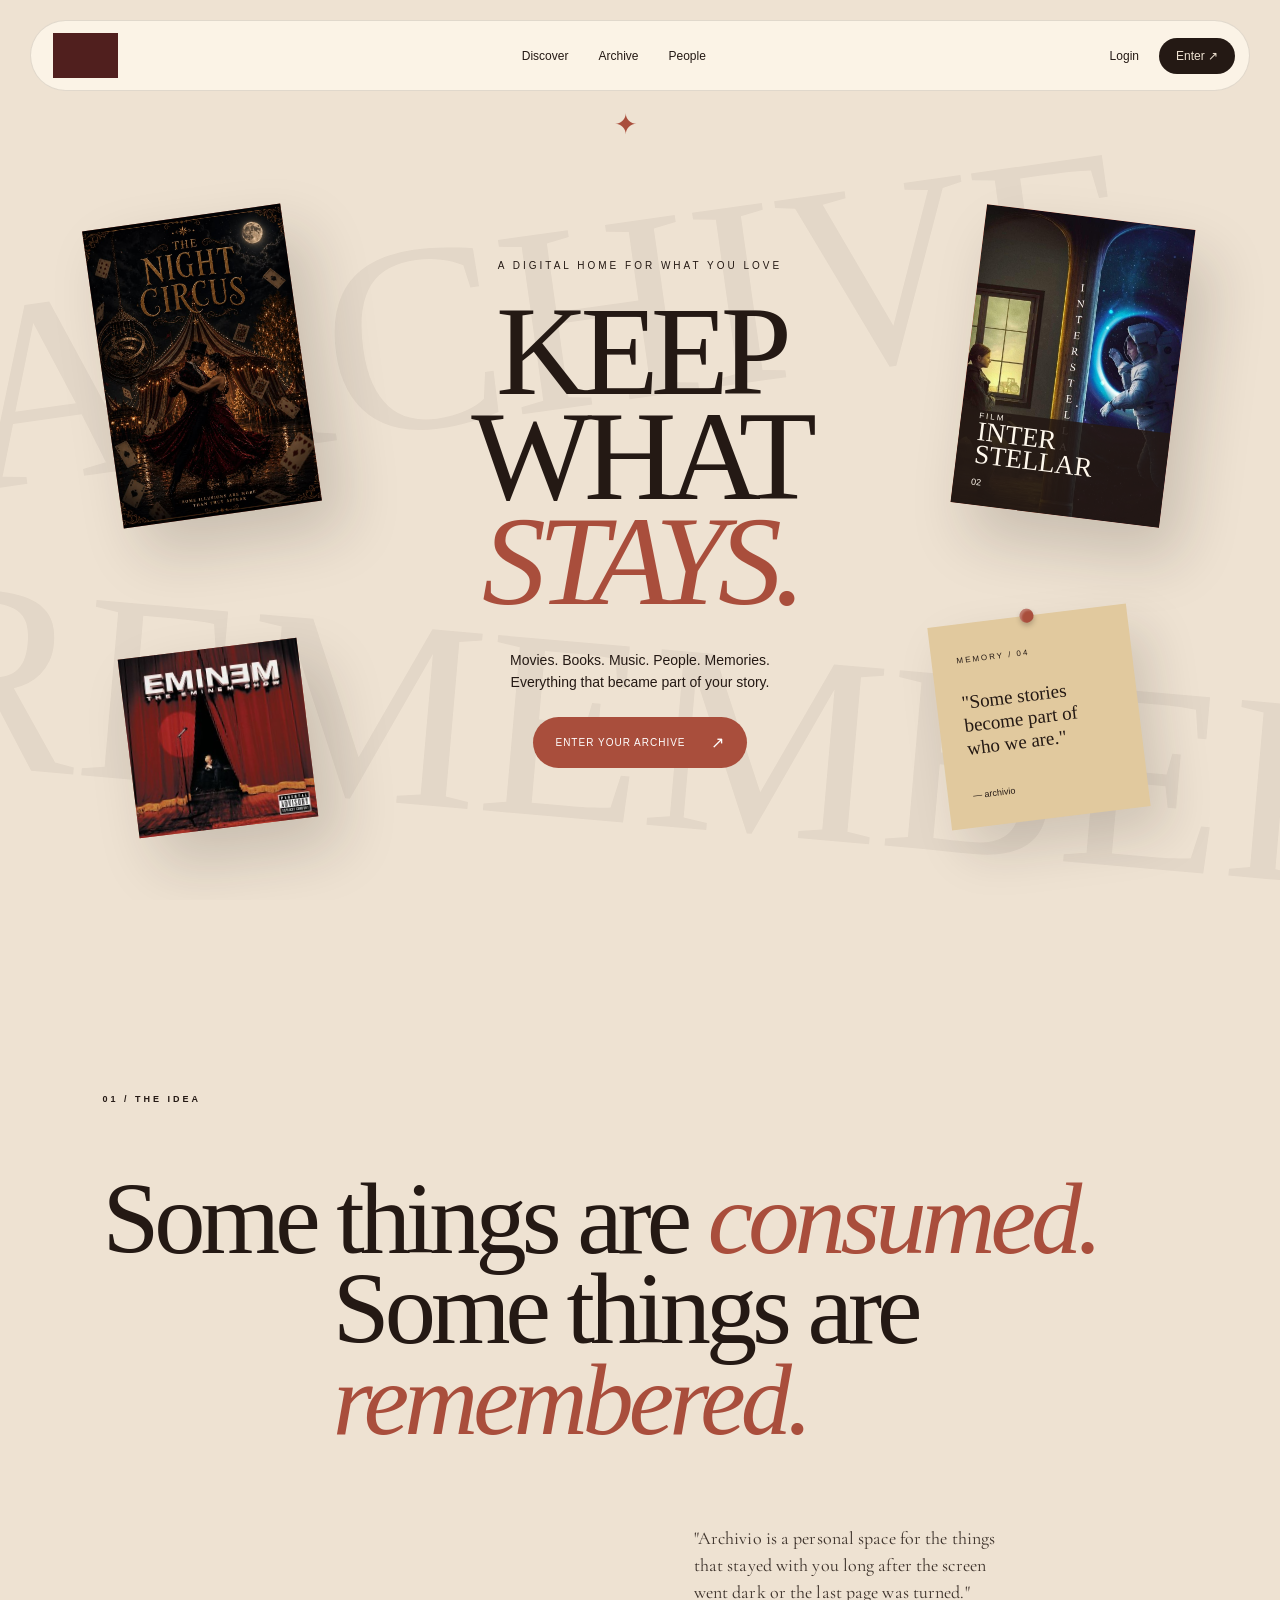
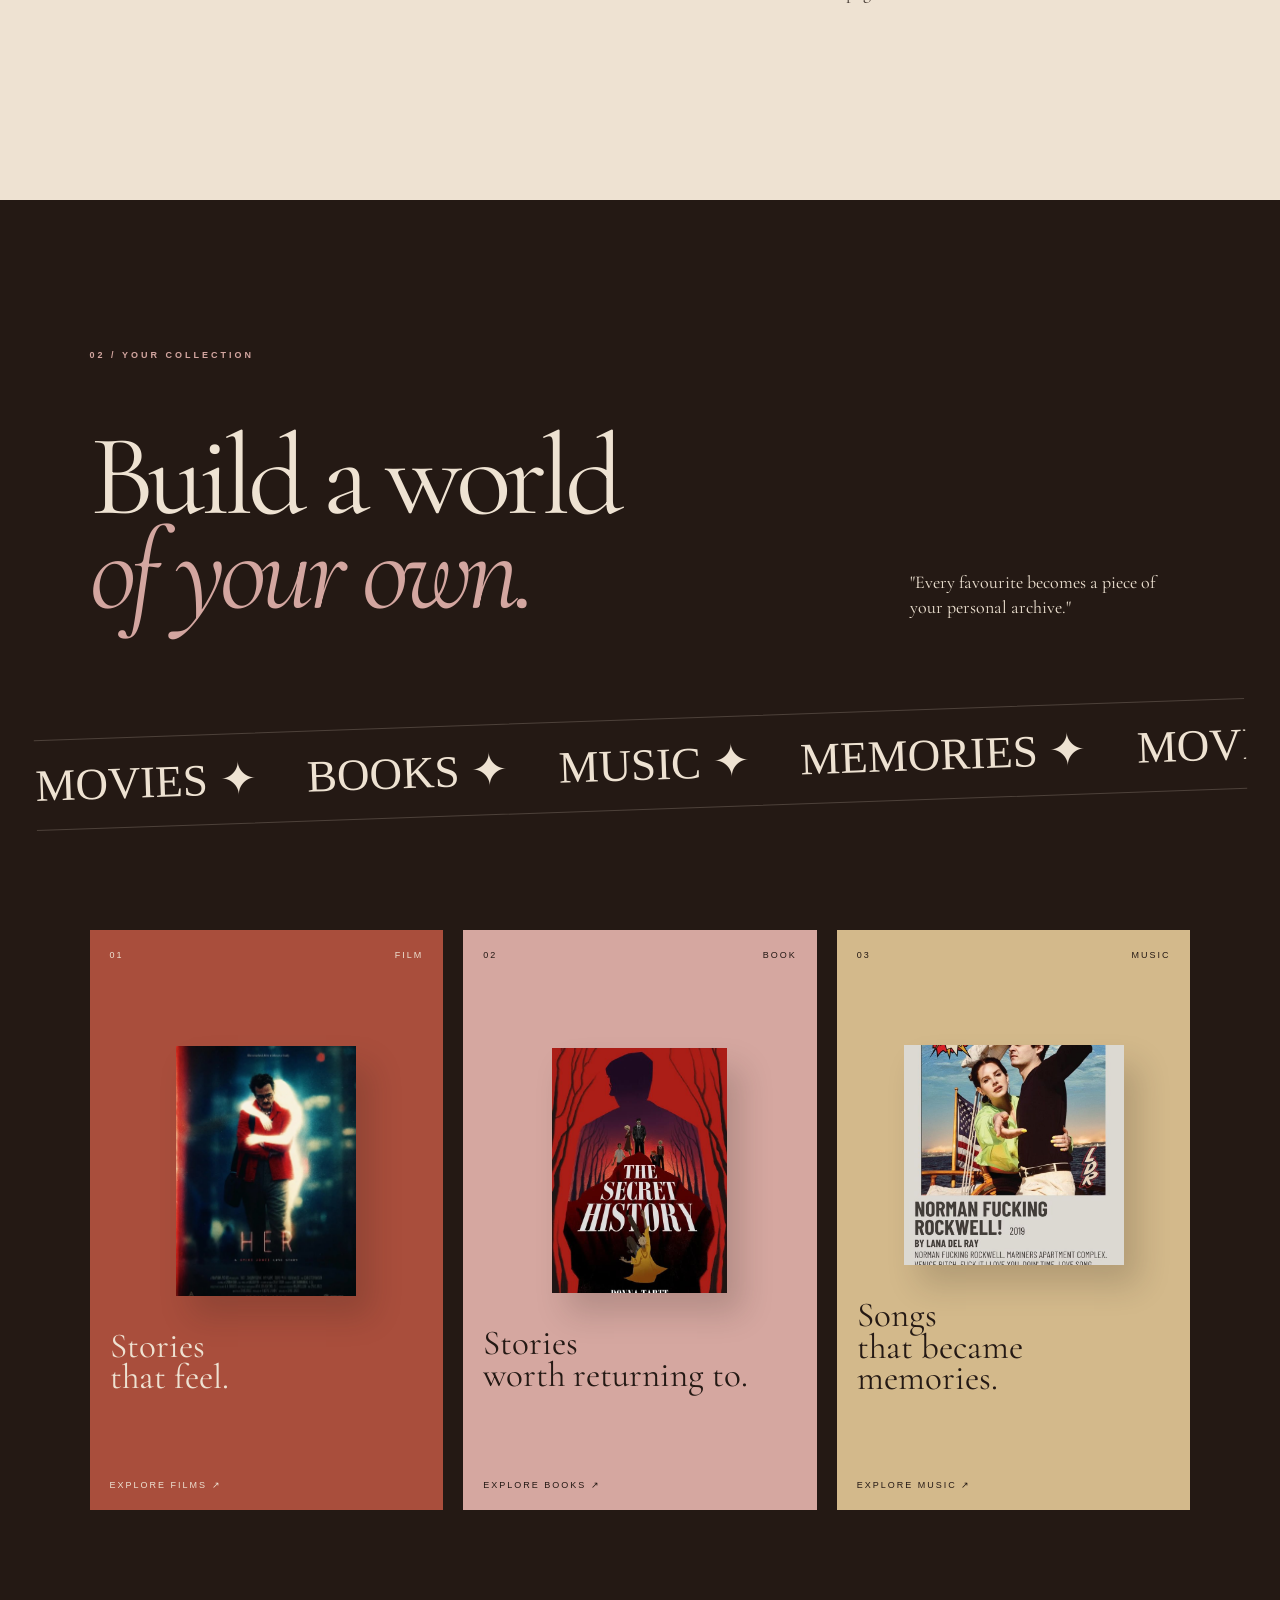
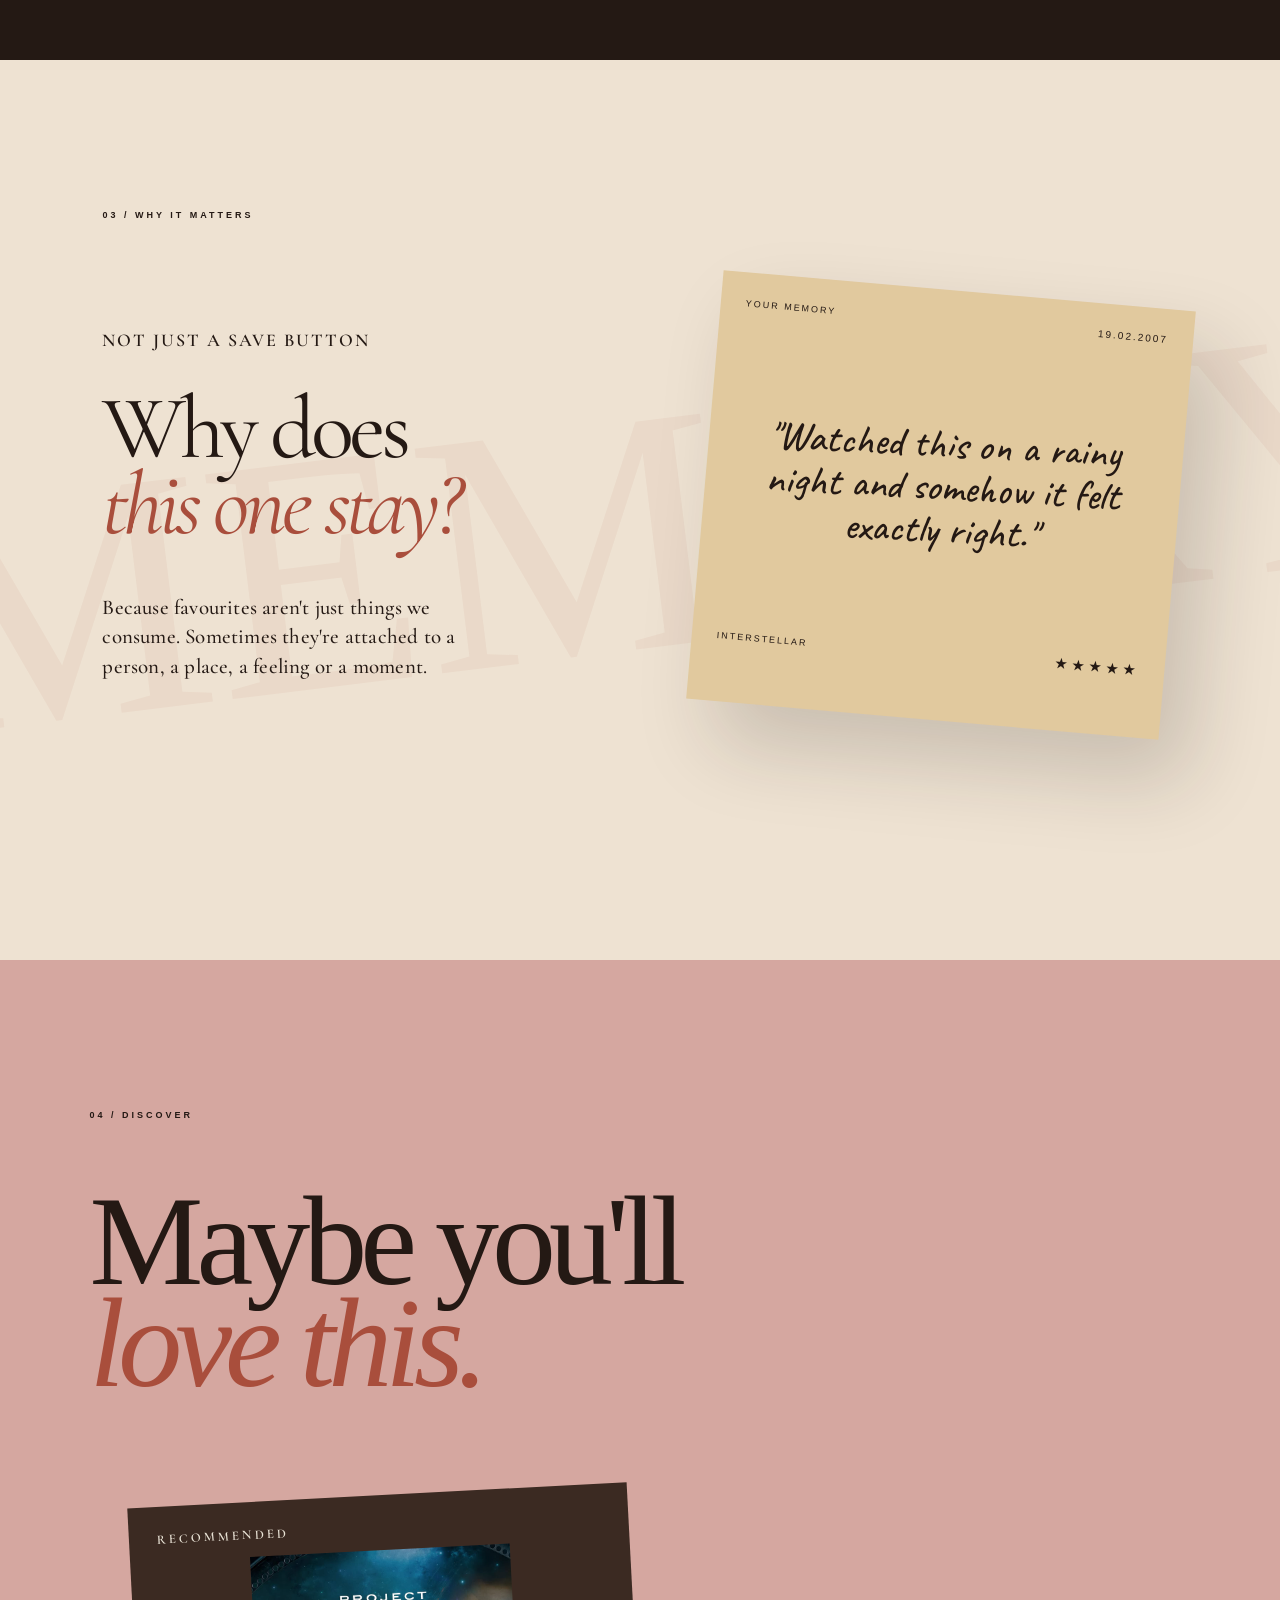
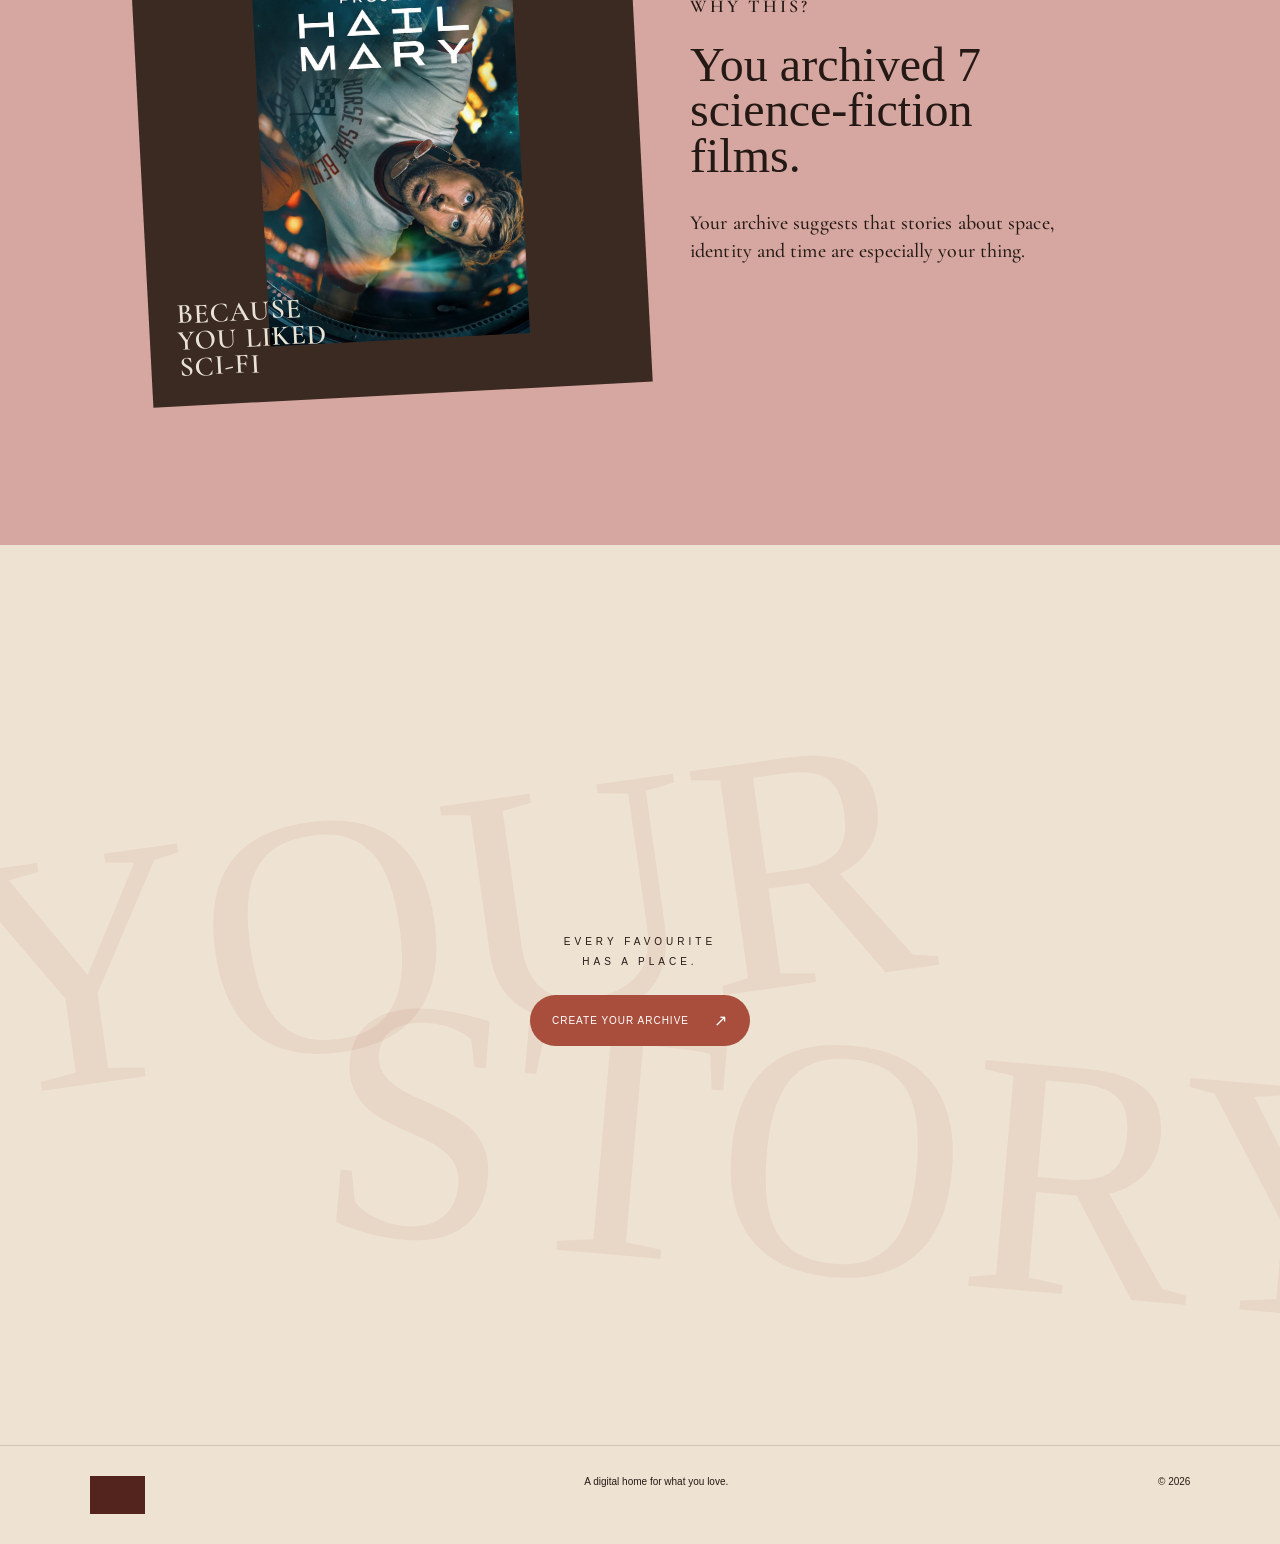
<file: Archivio/index.html>
<!DOCTYPE html>
<html lang="en">

<head>
    <meta charset="UTF-8">
    <meta name="viewport" content="width=device-width, initial-scale=1.0">

    <title>Archivio — Every Favourite Has A Place</title>

    <link
        rel="icon"
        type="image/png"
        href="assets/branding/archivio-favicon.png"
    >

    <!-- Main landing page styles -->
    <link rel="stylesheet"
          href="css/landing/landing.css">

    <!-- Responsive landing page styles -->
    <link rel="stylesheet"
          href="css/landing/landing-responsive.css">

    <!-- Google Fonts -->
    <link rel="preconnect" href="https://fonts.googleapis.com">
    <link rel="preconnect" href="https://fonts.gstatic.com" crossorigin>

    <link href="https://fonts.googleapis.com/css2?family=Caveat:wght@400;500;600&family=Cormorant+Garamond:wght@400;500;600;700&display=swap" rel="stylesheet">

</head>

<body>

    <!-- ================= PRELOADER ================= -->

    <div class="loader">

        <div class="loader-logo">
            <img
                src="assets/branding/archivio-logo.png"
                alt="Archivio"
            >
        </div>

        <div class="loader-bottom">
            <span>EVERY FAVOURITE</span>
            <span>Has A Place</span>
        </div>

    </div>

    <!-- ================= NAVIGATION ================= -->

    <header>

        <nav class="navbar">

            <a href="#" class="logo">
                <img
                    src="assets/branding/archivio-logo.png"
                    alt="Archivio"
                >
            </a>

            <div class="nav-center">

                <a href="#discover">Discover</a>
                <a href="#archive">Archive</a>
                <a href="#people">People</a>

            </div>

            <div class="nav-right">

                <a href="pages/login.html">Login</a>

                <a href="pages/signup.html" class="nav-enter">
                    Enter ↗
                </a>

            </div>

        </nav>

    </header>


    <!-- ================= MAIN ================= -->

    <main>


        <!-- ================= HERO ================= -->

        <section class="hero">

            <!-- Giant background typography -->

            <div class="hero-word hero-word-one">
                ARCHIVE
            </div>

            <div class="hero-word hero-word-two">
                REMEMBER
            </div>


            <!-- Main heading -->

            <div class="hero-title">

                <p class="eyebrow">
                    A DIGITAL HOME FOR WHAT YOU LOVE
                </p>

                <h1 class="hero-punchline">
                    KEEP
                    <br>
                    WHAT
                    <br>
                    <span>STAYS.</span>
                </h1>

                <p class="hero-copy">
                    Movies. Books. Music.
                    People. Memories.
                    Everything that became
                    part of your story.
                </p>

                <a href="#archive" class="magnetic-button">

                    <span>ENTER YOUR ARCHIVE</span>

                    <strong>↗</strong>

                </a>

            </div>


            <!-- ================= FLOATING OBJECTS ================= -->

            <div class="floating-object object-book">

    <div class="object-inner">

        <img
            src="assets/landing/night-circus.jpeg"
            alt="The Night Circus book cover"
            class="book-cover"
        >

    </div>

</div>


            <div class="floating-object object-film">

    <div class="object-inner">

        <img
            src="assets/landing/interstellar.jpeg"
            alt="Interstellar movie poster"
            class="film-poster"
        >

        <small>FILM</small>

        <h3>
            INTER
            <br>
            STELLAR
        </h3>

        <span>02</span>

    </div>

</div>


            <div class="floating-object object-music">

    <div class="object-inner">

        <img
            src="assets/landing/the-eminem-show.jpeg"
            alt="The Eminem Show album cover"
            class="album-cover"
        >

    </div>

</div>


            <div class="floating-object object-note">

                <div class="note-paper">

                    <small>MEMORY / 04</small>

                    <p>
                        "Some stories
                        become part
                        of who we are."
                    </p>

                    <span>— archivio</span>

                </div>

            </div>


            <div class="floating-object object-star">
                ✦
            </div>


            <div class="scroll-indicator">

                <span>SCROLL TO EXPLORE</span>

                <div></div>

            </div>

        </section>



        <!-- ================= STATEMENT ================= -->

        <section class="statement" id="discover">

            <div class="section-label">
                01 / THE IDEA
            </div>

            <div class="statement-content">

                <h2>
                    Some things are
                    <span>consumed.</span>
                </h2>

                <h2 class="second-line">
                    Some things are
                    <em>remembered.</em>
                </h2>

            </div>

            <p class="statement-description">

                "Archivio is a personal space for the
                things that stayed with you long after
                the screen went dark or the last page
                was turned."

            </p>

        </section>



        <!-- ================= ARCHIVE EXPERIENCE ================= -->

        <section class="archive-experience" id="archive">

            <div class="section-label">
                02 / YOUR COLLECTION
            </div>


            <div class="experience-heading">

                <h2>
                    Build a world
                    <br>
                    <i>of your own.</i>
                </h2>

                <p>
                    "Every favourite becomes
                    a piece of your personal archive."
                </p>

            </div>


            <!-- Moving marquee -->

            <div class="marquee">

                <div class="marquee-track">

                    <span>MOVIES ✦</span>
                    <span>BOOKS ✦</span>
                    <span>MUSIC ✦</span>
                    <span>MEMORIES ✦</span>

                    <span>MOVIES ✦</span>
                    <span>BOOKS ✦</span>
                    <span>MUSIC ✦</span>
                    <span>MEMORIES ✦</span>

                </div>

            </div>


            <!-- Interactive archive cards -->

            <div class="archive-grid">

                <article class="archive-card archive-movie">

                    <div class="card-top">
                        <span>01</span>
                        <span>FILM</span>
                    </div>

                    <div class="card-content">

                        <img
                            src="assets/landing/her-poster.jpeg"
                            alt="Her movie poster"
                            class="archive-film-image"
                        >

                        <h3>
                            Stories
                        <br>
                        that feel.
                        </h3>

                    </div>

                    <div class="card-bottom">
                        EXPLORE FILMS ↗
                    </div>

                </article>


                <article class="archive-card archive-book">

                    <div class="card-top">
                        <span>02</span>
                        <span>BOOK</span>
                    </div>

                    <div class="card-content">

                        <img
                            src="assets/landing/secret-history.jpeg"
                            alt="The Secret History book cover"
                            class="archive-book-image"
                        >

                        <h3>
                            Stories
                            <br>
                            worth returning to.
                        </h3>

                    </div>

                    <div class="card-bottom">
                        EXPLORE BOOKS ↗
                    </div>

                </article>


                <article class="archive-card archive-music">

                    <div class="card-top">
                        <span>03</span>
                        <span>MUSIC</span>
                    </div>

                    <div class="card-content">

                        <img
                            src="assets/landing/norman-rockwell.jpeg"
                            alt="Norman Fucking Rockwell album cover"
                            class="archive-album-image"
                        >

                        <h3>
                            Songs
                            <br>
                            that became memories.
                        </h3>

                    </div>

                    <div class="card-bottom">
                        EXPLORE MUSIC ↗
                    </div>

                </article>

            </div>

        </section>



        <!-- ================= MEMORY NOTE ================= -->

        <section class="memory-section">

            <div class="memory-background-word">
                MEMORY
            </div>

            <div class="section-label">
                03 / WHY IT MATTERS
            </div>


            <div class="memory-layout">

                <div class="memory-text">

                    <p class="tiny-title">
                        NOT JUST A SAVE BUTTON
                    </p>

                    <h2>
                        Why does
                        <br>
                        <i>this one stay?</i>
                    </h2>

                    <p>
                        Because favourites aren't just
                        things we consume. Sometimes
                        they're attached to a person,
                        a place, a feeling or a moment.
                    </p>

                </div>


                <div class="memory-card">

                    <div class="memory-card-header">

                        <span>YOUR MEMORY</span>

                        <span>19.02.2007</span>

                    </div>


                    <div class="memory-card-content">

                        <p>
                            "Watched this on a rainy
                            night and somehow it
                            felt exactly right."
                        </p>

                    </div>


                    <div class="memory-card-footer">

                        <span>INTERSTELLAR</span>

                        <span>★★★★★</span>

                    </div>

                </div>

            </div>

        </section>



        <!-- ================= DISCOVER ================= -->

        <section class="discover-section" id="people">

            <div class="section-label">
                04 / DISCOVER
            </div>

            <h2>
                Maybe you'll
                <br>
                <i>love this.</i>
            </h2>


            <div class="recommendation">

                <div class="recommendation-image">

                    <img
                        src="assets/landing/project-hail-mary-poster.jpeg"
                        alt="Project Hail Mary movie poster"
                        class="recommendation-poster"
                    >

                    <div class="recommendation-overlay">
                        <span>RECOMMENDED</span>

                        <strong>
                            BECAUSE
                            <br>
                            YOU LIKED
                            <br>
                            SCI-FI
                        </strong>
                    </div>

                </div>


                <div class="recommendation-info">

                    <p>WHY THIS?</p>

                    <h3>
                        You archived
                        7 science-fiction
                        films.
                    </h3>

                    <p class="recommendation-small">

                        Your archive suggests
                        that stories about space,
                        identity and time are
                        especially your thing.

                    </p>

                </div>

            </div>

        </section>



        <!-- ================= FINAL ================= -->

        <section class="final-section">

            <div class="final-word">
                YOUR
            </div>

            <div class="final-word final-word-two">
                STORY
            </div>


            <div class="final-content">

                <p>
                    EVERY FAVOURITE
                    <br>
                    HAS A PLACE.
                </p>

                <a href="#" class="magnetic-button">

                    <span>CREATE YOUR ARCHIVE</span>

                    <strong>↗</strong>

                </a>

            </div>

        </section>

    </main>



    <!-- ================= FOOTER ================= -->

    <footer>

        <div class="footer-logo">
            <img
                src="assets/branding/archivio-logo.png"
                alt="Archivio"
            >
        </div>
        <p>
            A digital home for what you love.
        </p>

        <p>
            © 2026
        </p>

    </footer>


    <script src="js/landing.js"></script>

</body>

</html>
</file>
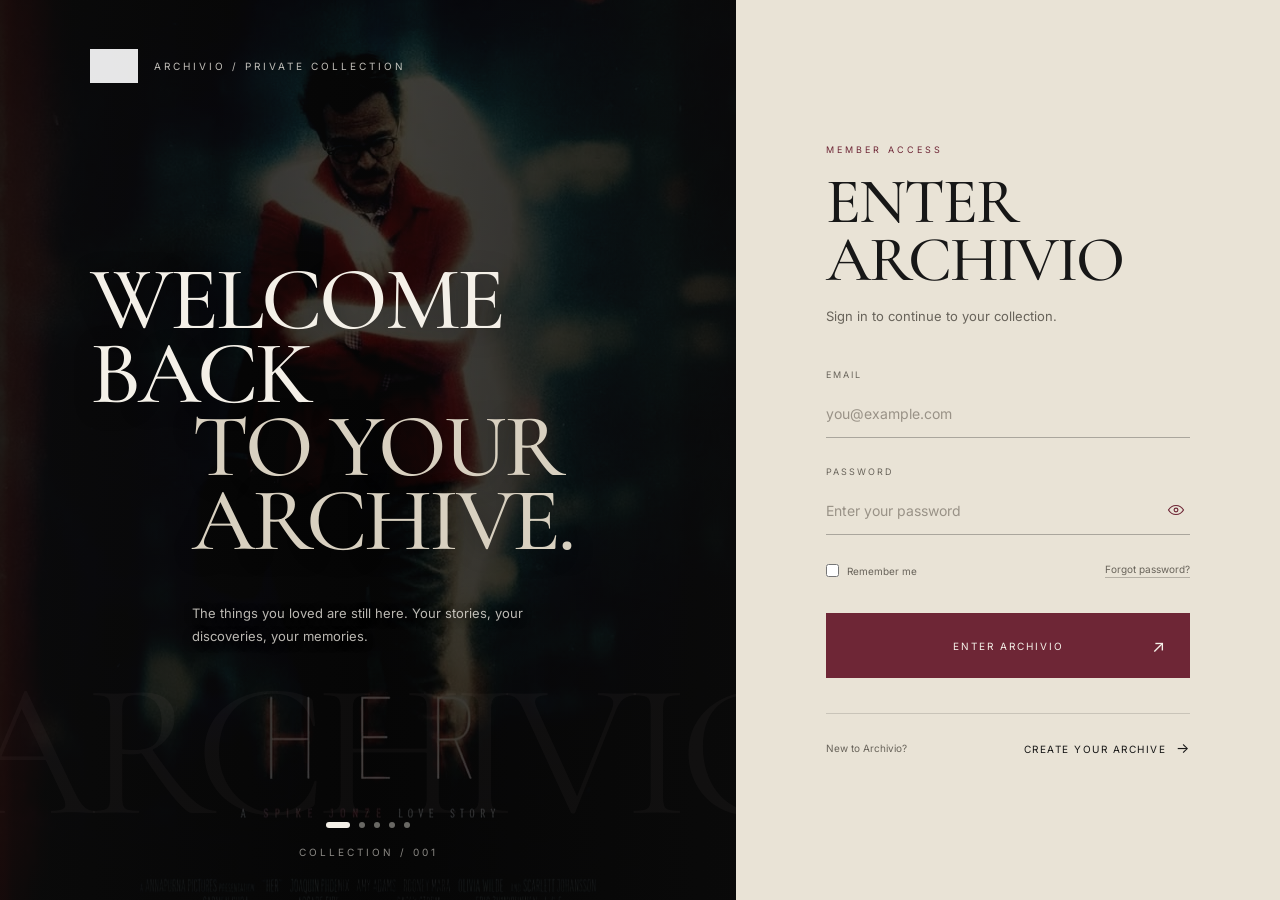
<file: Archivio/pages/archive.html>
<!DOCTYPE html>
<html lang="en">

<head>

    <!-- ================= BASIC SETUP ================= -->

    <meta charset="UTF-8">

    <meta
        name="viewport"
        content="width=device-width, initial-scale=1.0"
    >

    <title>Your Archive — Archivio</title>


    <!-- ================= FAVICON ================= -->

    <link
        rel="icon"
        type="image/png"
        href="../assets/branding/archivio-favicon.png"
    >


    <!-- ================= GOOGLE FONTS ================= -->

    <link rel="preconnect" href="https://fonts.googleapis.com">

    <link
        rel="preconnect"
        href="https://fonts.gstatic.com"
        crossorigin
    >

    <link
        href="https://fonts.googleapis.com/css2?family=Cormorant+Garamond:wght@400;500;600;700&family=Inter:wght@400;500;600&display=swap"
        rel="stylesheet"
    >


    <!-- ================= ARCHIVE CSS ================= -->

    <link
        rel="stylesheet"
        href="../css/app/archive.css"
    >

    <link
        rel="stylesheet"
        href="../css/app/archive-responsive.css"
    >

</head>


<body>


    <!-- =====================================================
         PAGE LOADER
    ====================================================== -->

    <div
        class="page-loader"
        id="pageLoader"
    >

        <img
            src="../assets/branding/archivio-logo.png"
            alt="Archivio"
        >

        <p>
            OPENING YOUR ARCHIVE...
        </p>

    </div>



    <!-- =====================================================
         TOP NAVIGATION
    ====================================================== -->

    <!-- =====================================================
     TOP NAVIGATION
====================================================== -->

<header class="archive-nav">


    <!-- LOGO -->

    <a
        href="../index.html"
        class="archive-brand"
    >

        <img
            src="../assets/branding/archivio-logo.png"
            alt="Archivio logo"
        >

        <span>
            ARCHIVIO
        </span>

    </a>


    <!-- RIGHT SIDE NAVIGATION -->

        <div class="archive-right-nav">

    <nav class="archive-nav-links">

        <a href="discover.html">
            DISCOVER
        </a>

        <a
            href="archive.html"
            class="active"
        >
            ARCHIVE
        </a>

    </nav>

</div>


    </div>

</header>


        <!-- =================================================
             HERO
        ================================================== -->

        <!-- =================================================
     ARCHIVE HERO
================================================== -->

<section class="archive-hero">


    <!-- BACKGROUND SLIDESHOW -->

    <div class="archive-hero-slideshow">


        <div class="archive-hero-slide active">

            <img
                src="../assets/landing/interstellar.jpeg"
                alt=""
            >

        </div>


        <div class="archive-hero-slide">

            <img
                src="../assets/landing/night-circus.jpeg"
                alt=""
            >

        </div>


        <div class="archive-hero-slide">

            <img
                src="../assets/landing/her-poster.jpeg"
                alt=""
            >

        </div>


        <div class="archive-hero-slide">

            <img
                src="../assets/landing/the-eminem-show.jpeg"
                alt=""
            >

        </div>


        <div class="archive-hero-slide">

            <img
                src="../assets/landing/project-hail-mary-poster.jpeg"
                alt=""
            >

        </div>


    </div>


    <!-- DARK IMAGE OVERLAY -->

    <div class="archive-hero-image-overlay"></div>


    <!-- HERO CONTENT -->

    <div class="hero-index">
        PERSONAL COLLECTION / 003
    </div>


    <div class="hero-content">

        <p class="eyebrow">
            YOUR PERSONAL ARCHIVE
        </p>


        <h1>

            Everything

            <br>

            <em>
                that stayed.
            </em>

        </h1>


        <p class="hero-description">

            A record of the movies, books and music
            that became part of your story.

        </p>

    </div>


    <!-- SLIDESHOW DOTS -->

    <div class="archive-hero-dots">

        <button
            class="archive-hero-dot active"
            data-slide="0"
            aria-label="Slide 1"
        ></button>

        <button
            class="archive-hero-dot"
            data-slide="1"
            aria-label="Slide 2"
        ></button>

        <button
            class="archive-hero-dot"
            data-slide="2"
            aria-label="Slide 3"
        ></button>

        <button
            class="archive-hero-dot"
            data-slide="3"
            aria-label="Slide 4"
        ></button>

        <button
            class="archive-hero-dot"
            data-slide="4"
            aria-label="Slide 5"
        ></button>

    </div>


</section>



        <!-- =================================================
             STATISTICS
        ================================================== -->

        <section class="stats-section">


            <div class="section-label">

                <span>
                    01
                </span>

                YOUR ARCHIVE

            </div>


            <div class="stats-grid">


                <article class="stat-card">

                    <span
                        class="stat-number"
                        id="totalArchived"
                    >
                        0
                    </span>

                    <span class="stat-label">
                        EVERYTHING
                    </span>

                </article>


                <article class="stat-card">

                    <span
                        class="stat-number"
                        id="movieCount"
                    >
                        0
                    </span>

                    <span class="stat-label">
                        MOVIES
                    </span>

                </article>


                <article class="stat-card">

                    <span
                        class="stat-number"
                        id="bookCount"
                    >
                        0
                    </span>

                    <span class="stat-label">
                        BOOKS
                    </span>

                </article>


                <article class="stat-card">

                    <span
                        class="stat-number"
                        id="musicCount"
                    >
                        0
                    </span>

                    <span class="stat-label">
                        MUSIC
                    </span>

                </article>


            </div>

        </section>



        <!-- =================================================
             ARCHIVE COLLECTION
        ================================================== -->

        <section class="collection-section">


            <!-- SECTION HEADER -->

            <div class="collection-header">


                <div>

                    <p class="eyebrow">
                        02 / THE COLLECTION
                    </p>

                    <h2>
                        Things worth
                        <em>keeping.</em>
                    </h2>

                </div>


                <!-- SORT -->

                <div class="collection-controls">

                    <label for="sortArchive">
                        SORT BY
                    </label>

                    <select id="sortArchive">

                        <option value="newest">
                            NEWEST
                        </option>

                        <option value="oldest">
                            OLDEST
                        </option>

                        <option value="az">
                            A — Z
                        </option>

                        <option value="za">
                            Z — A
                        </option>

                    </select>

                </div>


            </div>



            <!-- CATEGORY FILTER -->

            <div class="archive-filters">

                <button
                    class="filter-button active"
                    data-filter="all"
                    type="button"
                >
                    ALL
                </button>

                <button
                    class="filter-button"
                    data-filter="movie"
                    type="button"
                >
                    MOVIES
                </button>

                <button
                    class="filter-button"
                    data-filter="book"
                    type="button"
                >
                    BOOKS
                </button>

                <button
                    class="filter-button"
                    data-filter="music"
                    type="button"
                >
                    MUSIC
                </button>

                <button
                    class="clear-button"
                    id="clearArchive"
                    type="button"
                >
                    CLEAR ALL
                </button>

            </div>



            <!-- ARCHIVE GRID -->

            <div
                class="archive-grid"
                id="archiveGrid"
            >

                <!-- JavaScript creates archive cards here -->

            </div>



            <!-- EMPTY STATE -->

            <div
                class="empty-archive"
                id="emptyArchive"
            >

                <div class="empty-number">
                    000
                </div>

                <p class="eyebrow">
                    NOTHING ARCHIVED YET
                </p>

                <h3>
                    Your archive
                    <em>is waiting.</em>
                </h3>

                <p>
                    Find something worth keeping
                    and bring it here.
                </p>

                <a
                    href="discover.html"
                    class="empty-button"
                >
                    EXPLORE DISCOVER
                    <span>↗</span>
                </a>

            </div>


        </section>



        <!-- =================================================
             TIMELINE
        ================================================== -->

        <section class="timeline-section">


            <div class="section-label">

                <span>
                    03
                </span>

                ARCHIVE HISTORY

            </div>


            <div class="timeline-heading">

                <h2>
                    Your taste,
                    <br>
                    <em>in time.</em>
                </h2>

                <p>
                    Every addition becomes a small
                    piece of your story.
                </p>

            </div>


            <div
                class="timeline"
                id="archiveTimeline"
            >

                <!-- Timeline generated by JS -->

            </div>


        </section>



        <!-- =================================================
             COLLECTION IDEAS
        ================================================== -->

        <section class="collections-section">


            <div class="section-label">

                <span>
                    04
                </span>

                COLLECTIONS

            </div>


            <div class="collections-heading">

                <h2>
                    Give your favourites
                    <em>a world.</em>
                </h2>

                <p>
                    Not everything belongs together.
                    Some things belong together because
                    of how they made you feel.
                </p>

            </div>


            <div class="collection-cards">


                <article class="collection-card image-card">

    <img
        src="../assets/landing/MichaelJackson.jpeg"
        alt="Michael Jackson"
    >

    <div class="collection-image-overlay"></div>

    <span class="collection-number">
        01
    </span>

    <div>
        <p>
            MOOD / 001
        </p>

        <h3>
            Rainy
            <em>Evenings.</em>
        </h3>
    </div>

    <span class="collection-arrow">
        ↗
    </span>

</article>



                <article class="collection-card image-card">

    <img
        src="../assets/landing/HarryPotter.jpeg"
        alt="Harry Potter"
    >

    <div class="collection-image-overlay"></div>

    <span class="collection-number">
        02
    </span>

    <div>
        <p>
            MEMORY / 002
        </p>

        <h3>
            Things That
            <em>Changed Me.</em>
        </h3>
    </div>

    <span class="collection-arrow">
        ↗
    </span>

</article>

                <article class="collection-card image-card">

                    <img
                        src="../assets/landing/her-poster.jpeg"
                        alt="Her"
                    >

                    <div class="collection-image-overlay"></div>

                    <span class="collection-number">
                        03
                    </span>

                    <div>

                        <p>
                            COMFORT / 003
                        </p>

                        <h3>
                            Comfort
                            <em>Archive.</em>
                        </h3>

                    </div>

                    <span class="collection-arrow">
                        ↗
                    </span>

                </article>


            </div>

        </section>



        <!-- =================================================
             SURPRISE
        ================================================== -->

        <section class="surprise-section">


            <div class="surprise-copy">

                <p class="eyebrow">
                    NOT SURE WHAT TO REVISIT?
                </p>

                <h2>
                    Let your archive
                    <br>
                    <em>choose for you.</em>
                </h2>

            </div>


            <div class="surprise-action">

                <button
                    class="surprise-button"
                    id="archiveSurpriseBtn"
                    type="button"
                >
                    SURPRISE ME
                    <span>↗</span>
                </button>

                <p
                    class="surprise-result"
                    id="surpriseResult"
                ></p>

            </div>


        </section>



    </main>



    <!-- =====================================================
         NOTE MODAL
    ====================================================== -->

    <div
        class="note-modal"
        id="noteModal"
        aria-hidden="true"
    >

        <div class="note-modal-box">


            <button
                class="modal-close"
                id="noteModalClose"
                type="button"
                aria-label="Close"
            >
                ×
            </button>


            <p class="eyebrow">
                PERSONAL NOTE
            </p>


            <h3 id="noteModalTitle">
                Why I saved this.
            </h3>


            <p
                class="note-modal-subtitle"
                id="noteModalSubtitle"
            >
                Add a small memory to this archive entry.
            </p>


            <textarea
                id="archiveNoteInput"
                placeholder="Why did this stay with you?"
                maxlength="300"
            ></textarea>


            <div class="note-modal-actions">

                <button
                    class="modal-cancel"
                    id="noteCancel"
                    type="button"
                >
                    CANCEL
                </button>

                <button
                    class="modal-save"
                    id="noteSave"
                    type="button"
                >
                    SAVE NOTE
                    <span>↗</span>
                </button>

            </div>


        </div>

    </div>



    <!-- =====================================================
         JAVASCRIPT
    ====================================================== -->

    <script src="../js/archive.js"></script>


</body>

</html>
</file>
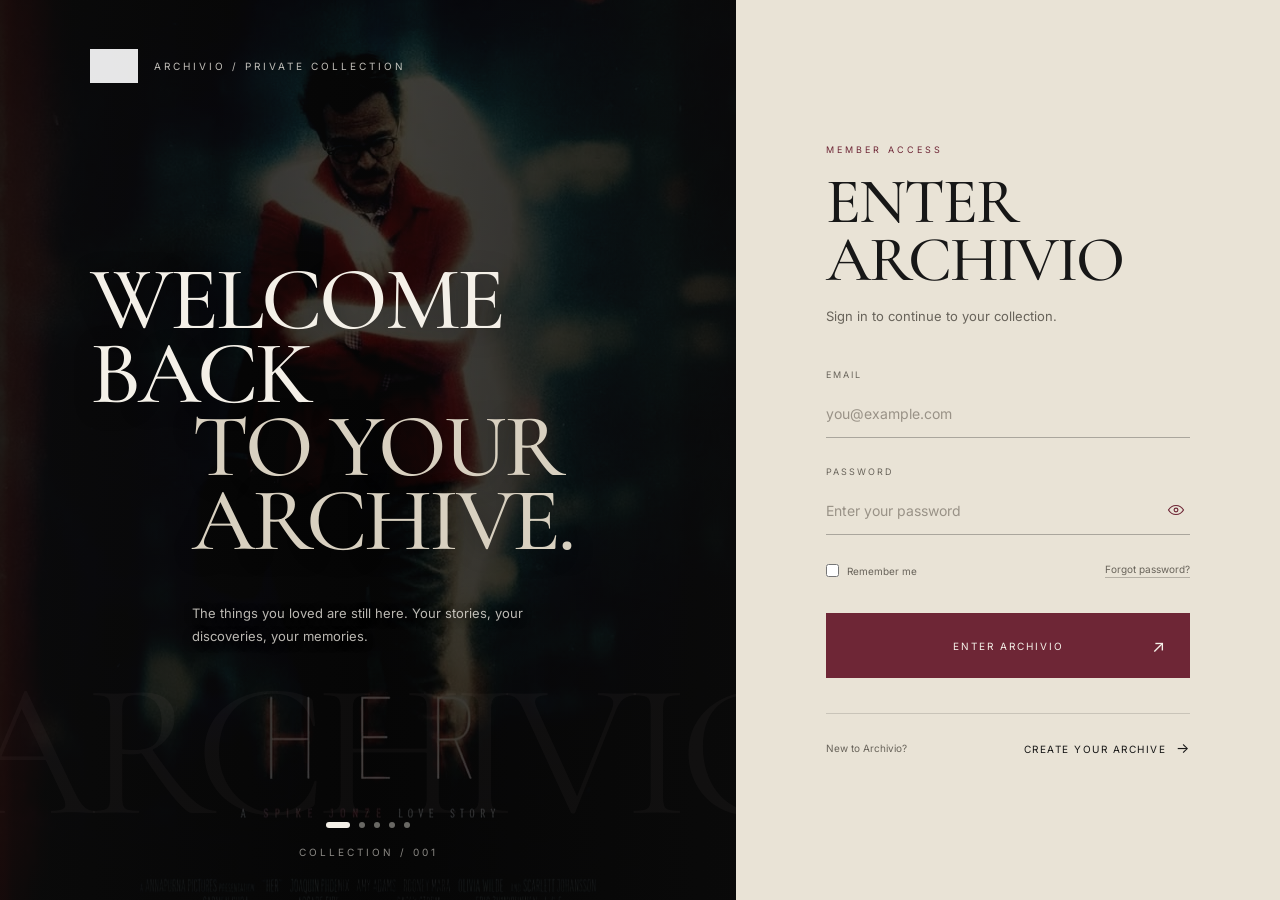
<file: Archivio/pages/login.html>
<!DOCTYPE html>
<html lang="en">

<head>

    <meta charset="UTF-8">

    <meta
        name="viewport"
        content="width=device-width, initial-scale=1.0"
    >

    <title>Login — Archivio</title>


    <!-- ================= FAVICON ================= -->

    <link
        rel="icon"
        type="image/png"
        href="../assets/branding/archivio-favicon.png"
    >


    <!-- ================= GOOGLE FONTS ================= -->

    <link rel="preconnect" href="https://fonts.googleapis.com">

    <link
        rel="preconnect"
        href="https://fonts.gstatic.com"
        crossorigin
    >

    <link
        href="https://fonts.googleapis.com/css2?family=Cormorant+Garamond:wght@400;500;600;700&family=Inter:wght@400;500;600&display=swap"
        rel="stylesheet"
    >


    <!-- ================= LOGIN CSS ================= -->

    <link
        rel="stylesheet"
        href="../css/app/login.css"
    >

</head>


<body>


    <!-- =================================================
         LOGIN PAGE
    ================================================== -->

    <main class="login-page">


        <!-- =================================================
             LEFT SIDE
             CINEMATIC SLIDESHOW
        ================================================== -->

        <section class="login-intro">


            <!-- ================= BACKGROUND SLIDER ================= -->

            <div class="login-slider">


                <div class="login-slide active">

                    <img
                        src="../assets/landing/her-poster.jpeg"
                        alt="Her movie poster"
                    >

                </div>


                <div class="login-slide">

                    <img
                        src="../assets/landing/interstellar.jpeg"
                        alt="Interstellar movie poster"
                    >

                </div>


                <div class="login-slide">

                    <img
                        src="../assets/landing/night-circus.jpeg"
                        alt="The Night Circus book cover"
                    >

                </div>


                <div class="login-slide">

                    <img
                        src="../assets/landing/the-eminem-show.jpeg"
                        alt="The Eminem Show album cover"
                    >

                </div>


                <div class="login-slide">

                    <img
                        src="../assets/landing/project-hail-mary-poster.jpeg"
                        alt="Project Hail Mary movie poster"
                    >

                </div>


            </div>


            <!-- ================= DARK OVERLAY ================= -->

            <div class="login-image-overlay"></div>


            <!-- =================================================
                 FIXED TOP AREA
            ================================================== -->

            <div class="intro-top">


                <img
                    src="../assets/branding/archivio-logo.png"
                    alt="Archivio logo"
                    class="login-logo"
                >


                <div class="intro-label">
                    ARCHIVIO / PRIVATE COLLECTION
                </div>


            </div>


            <!-- =================================================
                 FIXED INTRO TEXT
            ================================================== -->

            <div class="intro-content">

                <h1>

                    WELCOME BACK

                    <span>
                        TO YOUR ARCHIVE.
                    </span>

                </h1>


                <p>

                    The things you loved are still here.
                    Your stories, your discoveries, your memories.

                </p>

            </div>


            <!-- =================================================
                 FIXED BOTTOM
            ================================================== -->

            <div class="intro-bottom">


                <!-- ================= DOTS ================= -->

                <div class="slider-dots">


                    <button
                        class="slider-dot active"
                        data-slide="0"
                        aria-label="Show slide 1"
                    ></button>


                    <button
                        class="slider-dot"
                        data-slide="1"
                        aria-label="Show slide 2"
                    ></button>


                    <button
                        class="slider-dot"
                        data-slide="2"
                        aria-label="Show slide 3"
                    ></button>


                    <button
                        class="slider-dot"
                        data-slide="3"
                        aria-label="Show slide 4"
                    ></button>


                    <button
                        class="slider-dot"
                        data-slide="4"
                        aria-label="Show slide 5"
                    ></button>


                </div>


                <div class="intro-number">
                    COLLECTION / 001
                </div>


            </div>


        </section>



        <!-- =================================================
             RIGHT SIDE
             LOGIN PANEL
        ================================================== -->

        <section class="login-panel">


            <!-- ================= HEADER ================= -->

            <div class="login-header">


                <span class="form-label">
                    MEMBER ACCESS
                </span>


                <h2>
                    ENTER
                    <br>
                    ARCHIVIO
                </h2>


                <p>
                    Sign in to continue to your collection.
                </p>


            </div>


            <!-- ================= LOGIN FORM ================= -->

            <form
                class="login-form"
                id="loginForm"
            >


                <!-- EMAIL -->

                <div class="form-group">

                    <label for="email">
                        EMAIL
                    </label>


                    <input
                        type="email"
                        id="email"
                        name="email"
                        placeholder="you@example.com"
                        autocomplete="email"
                        required
                    >

                </div>



                <!-- PASSWORD -->

                <div class="form-group">

                    <label for="password">
                        PASSWORD
                    </label>


                    <div class="password-wrapper">


                        <input
                            type="password"
                            id="password"
                            name="password"
                            placeholder="Enter your password"
                            autocomplete="current-password"
                            required
                        >


                        <!-- EYE BUTTON -->

                        <button
                            type="button"
                            class="password-toggle"
                            id="passwordToggle"
                            aria-label="Show password"
                        >

                            <svg
                                viewBox="0 0 24 24"
                                aria-hidden="true"
                            >

                                <path
                                    d="M2 12s3.5-6 10-6 10 6 10 6-3.5 6-10 6S2 12 2 12Z"
                                ></path>

                                <circle
                                    cx="12"
                                    cy="12"
                                    r="2.5"
                                ></circle>

                            </svg>

                        </button>


                    </div>

                </div>



                <!-- ================= OPTIONS ================= -->

                <div class="form-options">


                    <label class="remember-me">

                        <input
                            type="checkbox"
                            id="remember"
                            name="remember"
                        >

                        <span>
                            Remember me
                        </span>

                    </label>


                    <a
                        href="#"
                        class="forgot-password"
                        id="forgotPassword"
                    >

                        Forgot password?

                    </a>


                </div>



                <!-- ================= LOGIN BUTTON ================= -->

                <button
                    type="submit"
                    class="login-button"
                >

                    <span class="login-button-text">
                        ENTER ARCHIVIO
                    </span>


                    <span class="login-button-arrow">
                        ↗
                    </span>

                </button>


            </form>



            <!-- ================= SIGNUP ================= -->

            <div class="signup-prompt">

                <span>
                    New to Archivio?
                </span>


                <a href="signup.html">
                    CREATE YOUR ARCHIVE

                    <span>
                        →
                    </span>
                </a>

            </div>


        </section>


    </main>



    <!-- =================================================
         FORGOT PASSWORD MODAL
    ================================================== -->

    <div
        class="reset-modal"
        id="resetModal"
        aria-hidden="true"
    >


        <div class="reset-modal-box">


            <!-- CLOSE -->

            <button
                class="reset-close"
                id="resetClose"
                type="button"
                aria-label="Close reset password"
            >
                ×
            </button>


            <!-- HEADER -->

            <span class="reset-label">
                ACCOUNT RECOVERY
            </span>


            <h3>
                RESET YOUR
                <span>PASSWORD.</span>
            </h3>


            <p class="reset-description">
                Choose a new password for your Archivio account.
            </p>



            <!-- RESET FORM -->

            <form id="resetForm">


                <!-- RESET PASSWORD -->

                <div class="reset-field">

                    <label for="resetPassword">
                        RESET PASSWORD
                    </label>

                    <input
                        type="password"
                        id="resetPassword"
                        placeholder="Enter new password"
                        required
                    >

                </div>



                <!-- CONFIRM PASSWORD -->

                <div class="reset-field">

                    <label for="confirmPassword">
                        CONFIRM PASSWORD
                    </label>

                    <input
                        type="password"
                        id="confirmPassword"
                        placeholder="Confirm new password"
                        required
                    >

                </div>



                <!-- ERROR MESSAGE -->

                <p
                    class="reset-message"
                    id="resetMessage"
                ></p>



                <!-- ENTER -->

                <button
                    type="submit"
                    class="reset-button"
                >

                    RESET PASSWORD

                    <span>
                        ↗
                    </span>

                </button>


            </form>


        </div>

    </div>



    <!-- ================= JAVASCRIPT ================= -->

    <script src="../js/login.js"></script>


</body>

</html>
</file>
<file: Archivio/css/landing/landing.css>
@import url('https://fonts.googleapis.com/css2?family=Cormorant+Garamond:wght@400;500;600;700&display=swap');
/* =====================================================
   ARCHIVIO
   A DIGITAL HOME FOR WHAT YOU LOVE
===================================================== */


/* ================= RESET ================= */

* {
    margin: 0;
    padding: 0;
    box-sizing: border-box;
}

html {
    scroll-behavior: smooth;
}

body {
    background: #eee2d2;
    color: #241914;

    font-family: Arial, Helvetica, sans-serif;

    overflow-x: hidden;
}

a {
    color: inherit;
    text-decoration: none;
}

button {
    font: inherit;
}


/* ================= LOADER ================= */

.loader {
    position: fixed;

    inset: 0;

    background: #241914;

    color: #eee2d2;

    z-index: 1000;

    display: flex;

    align-items: center;
    justify-content: center;

    overflow: hidden;

    animation: loaderExit 1.4s cubic-bezier(.76,0,.24,1) 2.2s forwards;
}

.loader-logo {
    width: 220px;
    animation:
        loaderScale 2s cubic-bezier(.76,0,.24,1) forwards;
}

.loader-logo img {
    width: 100%;
    height: auto;
    display: block;
}

.loader-bottom {
    position: absolute;
    bottom: 35px;
    left: 35px;
    right: 35px;

    display: flex;
    justify-content: space-between;
    align-items: center;

    font-family: "Cormorant Garamond", serif;
    font-size: 20px;
    font-weight: 500;
    letter-spacing: 2px;
    text-transform: uppercase;

    color: #eee2d2;
}

.loader-bottom {
    position: absolute;
    left: 50%;
    bottom: 55px;
    transform: translateX(-50%);

    display: flex;
    flex-direction: column;
    align-items: center;
    gap: 0;

    color: #eee2d2;
    text-align: center;
    white-space: nowrap;
}

.loader-bottom span:first-child {
    font-family: "Freestyle Script", cursive;
    font-size: 25px;
    font-weight: 500;
    letter-spacing: 5px;
    line-height: 1;
}

.loader-bottom span:last-child {
    font-family: "Freestyle Script", cursive;
    font-size: 50px;
    font-weight: 500;
    font-style: italic;
    letter-spacing: 1.5px;
    line-height: 0.95;
}

@keyframes loaderScale {

    0% {
        transform: scale(.2) rotate(-20deg);
    }

    100% {
        transform: scale(1) rotate(0);
    }

}

@keyframes loaderExit {

    0% {
        clip-path: inset(0 0 0 0);
    }

    100% {
        clip-path: inset(0 0 100% 0);
        visibility: hidden;
    }

}


/* ================= CURSOR ================= */

.cursor {
    position: fixed;

    width: 80px;
    height: 80px;

    border-radius: 50%;

    background: #a94e3c;

    color: #fff8ed;

    display: flex;

    align-items: center;
    justify-content: center;

    font-size: 9px;

    letter-spacing: 1px;

    pointer-events: none;

    z-index: 900;

    transform: translate(-50%, -50%) scale(0);

    transition: transform .3s ease;
}

.cursor.active {
    transform: translate(-50%, -50%) scale(1);
}


/* ================= NAVBAR ================= */

header {
    position: fixed;

    top: 20px;
    left: 0;

    width: 100%;

    z-index: 500;

    padding: 0 30px;
}

.navbar {

    max-width: 1250px;

    margin: auto;

    padding: 12px 14px 12px 22px;

    border-radius: 50px;

    background: rgba(255, 248, 237, .75);

    backdrop-filter: blur(20px);

    border: 1px solid rgba(36,25,20,.12);

    display: flex;

    align-items: center;

    justify-content: space-between;

}

.logo {
    display: flex;
    align-items: center;
    width: 65px;
}

.logo img {
    width: 65px;
    height: auto;
    display: block;

    filter: brightness(0) saturate(100%)
            invert(18%)
            sepia(25%)
            saturate(1800%)
            hue-rotate(315deg)
            brightness(75%)
            contrast(95%);
}

.logo span {
    font-weight: normal;
}

.nav-center {

    display: flex;

    gap: 30px;
}

.nav-center a,
.nav-right a {

    font-size: 12px;

    transition: opacity .3s;
}

.nav-center a:hover,
.nav-right a:hover {
    opacity: .45;
}

.nav-right {

    display: flex;

    align-items: center;

    gap: 20px;
}

.nav-enter {

    background: #241914;

    color: #eee2d2;

    padding: 11px 17px;

    border-radius: 40px;
}



/* ================= HERO ================= */

.hero {

    position: relative;

    height: 100vh;

    min-height: 750px;

    overflow: hidden;

    display: flex;

    align-items: center;

    justify-content: center;

}


/* Giant words */

.hero-word {

    position: absolute;

    font-family: Georgia, serif;

    font-size: 21vw;

    line-height: .7;

    white-space: nowrap;

    color: rgba(36,25,20,.055);

    pointer-events: none;

    user-select: none;

}

.hero-word-one {

    top: 25%;

    left: -4%;

    transform: rotate(-8deg);

}

.hero-word-two {

    bottom: 8%;

    right: -10%;

    transform: rotate(5deg);

}


/* Hero center */

.hero-title {
    position: relative;
    z-index: 20;
    width: 650px;
    text-align: center;
    top: 55px;
}

.eyebrow {

    font-size: 10px;

    letter-spacing: 3px;

    margin-bottom: 28px;

}

.hero-title h1 {
    font-family: Georgia, serif;
    font-size: clamp(75px, 10vw, 150px);
    font-weight: normal;
    line-height: .82;
    letter-spacing: -8px;
}

.hero-title h1 span {
    color: #a94e3c;
    font-style: italic;
}

.hero-copy {

    max-width: 300px;

    margin: 35px auto;

    font-size: 14px;

    line-height: 1.6;

}


/* Magnetic button */

.magnetic-button {
    display: inline-flex;
    align-items: center;
    gap: 25px;
    padding: 16px 22px;
    border-radius: 50px;
    background: #a94e3c;
    color: white;
    font-size: 10px;
    letter-spacing: 1px;
    position: relative;
    top: -12px;
    transition:
        transform .35s cubic-bezier(.16,1,.3,1),
        background .3s;
}

.magnetic-button strong {

    font-size: 16px;

    font-weight: normal;

}

.magnetic-button:hover {

    background: #241914;

}


/* ================= FLOATING OBJECTS ================= */

.floating-object {

    position: absolute;

    z-index: 30;

    transition:

        transform .6s cubic-bezier(.16,1,.3,1);

}


/* BOOK */

.object-book {
    width: 200px;
    height: 300px;

    left: 8%;
    top: 24%;

    transform: rotate(-8deg);

    animation: floatBook 5.2s ease-in-out infinite;
}



.book-cover {

    position: absolute;

    inset: 0;

    width: 100%;
    height: 100%;

    object-fit: cover;

    z-index: 0;
}

.book-info {

    position: relative;

    z-index: 2;

    height: 100%;

    padding: 18px;

    display: flex;

    flex-direction: column;

    justify-content: space-between;

    color: #fff8ed;
}

.object-inner h3 {

    font-family: Georgia, serif;

    font-size: 31px;

    line-height: .9;

    font-weight: normal;

}

.object-inner small {

    font-size: 8px;

    letter-spacing: 2px;

}

.object-inner span {

    font-size: 9px;

}

.object-inner {

    position: relative;

    height: 100%;

    padding: 18px;

    background: #b95e4b;

    color: #fff8ed;

    box-shadow: 20px 30px 60px rgba(36,25,20,.18);

    display: flex;

    flex-direction: column;

    justify-content: space-between;
}

/* FILM */

.object-film {
    width: 210px;
    height: 300px;

    right: 8%;
    top: 24%;

    transform: rotate(7deg);

    animation: floatFilm 5.2s ease-in-out infinite;
}

.object-film .object-inner {

    position: relative;

    overflow: hidden;

    justify-content: flex-end;
}

.object-film .object-inner::after {

    content: "";

    position: absolute;

    left: 0;
    right: 0;
    bottom: 0;

    height: 95px;

    background: rgba(36, 25, 20, .88);

    z-index: 1;
}

.film-poster {

    position: absolute;

    inset: 0;

    width: 100%;
    height: 100%;

    object-fit: cover;

    z-index: 0;
}



.film-poster {

    position: absolute;

    inset: 0;

    width: 100%;
    height: 100%;

    object-fit: cover;

    z-index: 0;
}

.object-film .object-inner small,
.object-film .object-inner h3,
.object-film .object-inner span {

    position: relative;

    z-index: 2;
}

.object-film .object-inner small,
.object-film .object-inner h3,
.object-film .object-inner span {

    position: relative;

    z-index: 2;
}

.object-film h3 {

    font-size: 27px;

    line-height: .88;

    margin-bottom: 10px;
}


/* MUSIC */

.object-music {
    width: 180px;
    height: 180px;

    left: 10%;
    bottom: 8%;

    transform: rotate(-7deg);

    animation: floatMusic 5.5s ease-in-out infinite;

    z-index: 30;
}

.album-cover {
    position: absolute;
    inset: 0;

    width: 100%;
    height: 100%;

    object-fit: cover;

    display: block;

    z-index: 1;
}



.book-cover {

    position: absolute;

    inset: 0;

    width: 100%;
    height: 100%;

    object-fit: cover;

    z-index: 0;
}

.book-info {

    position: relative;

    z-index: 2;

    height: 100%;

    padding: 18px;

    display: flex;

    flex-direction: column;

    justify-content: space-between;

    color: #fff8ed;
}

.record {

    width: 120px;
    height: 120px;

    border-radius: 50%;

    background:

        repeating-radial-gradient(
            circle,
            #241914 0 2px,
            #8b4d42 3px 5px
        );

}

.object-music small {

    align-self: flex-start;

}


/* NOTE */

.object-note {
    width: 200px;
    right: 11%;
    bottom: 9%;
    transform: rotate(-7deg);
    animation: floatNote 5s ease-in-out infinite;
}

.note-paper {
    position: relative;

    background: #e1c99e;
    padding: 25px;
    min-height: 180px;

    box-shadow: 15px 25px 50px rgba(36,25,20,.15);
}

.note-paper::before {
    content: "";

    position: absolute;

    width: 14px;
    height: 14px;

    top: -7px;
    left: 50%;

    transform: translateX(-50%);

    background: #a94e3c;

    border-radius: 50%;

    box-shadow:
        0 3px 5px rgba(36,25,20,.25),
        inset 2px 2px 2px rgba(255,255,255,.25);

    z-index: 5;
}

.note-paper small {

    font-size: 8px;

    letter-spacing: 2px;

}

.note-paper p {

    font-family: Georgia, serif;

    font-size: 19px;

    line-height: 1.2;

    margin: 25px 0;

}

.note-paper span {

    font-size: 9px;

}


/* STAR */

.object-star {
    left: 48%;
    top: 12%;
    font-size: 28px;
    color: #a94e3c;
    animation: spinStar 8s linear infinite;
}


/* Floating animations */

@keyframes floatBook {

    0%,100% {
        margin-top: 0;
    }

    50% {
        margin-top: -25px;
    }

}

@keyframes floatFilm {

    0%,100% {
        margin-top: 0;
    }

    50% {
        margin-top: 30px;
    }

}

@keyframes floatMusic {

    0%,100% {
        margin-top: 0;
    }

    50% {
        margin-top: -20px;
    }

}

@keyframes floatNote {

    0%,100% {
        margin-top: 0;
    }

    50% {
        margin-top: 25px;
    }

}

@keyframes spinStar {

    from {
        transform: rotate(0);
    }

    to {
        transform: rotate(360deg);
    }

}


/* Scroll */

.scroll-indicator {

    display: none;

}

.scroll-indicator div {

    width: 1px;

    height: 45px;

    background: #241914;

    animation: scrollLine 2s ease-in-out infinite;

}

@keyframes scrollLine {

    0%,100% {
        transform: scaleY(.3);
        transform-origin: top;
    }

    50% {
        transform: scaleY(1);
        transform-origin: top;
    }

}


/* ================= STATEMENT ================= */

.statement {

    min-height: 100vh;

    padding: 150px 8vw;

    position: relative;

    display: flex;

    flex-direction: column;

    justify-content: center;

}

.section-label {

    font-size: 9px;

    letter-spacing: 3px;

    font-weight: bold;

    margin-bottom: 70px;

}

.statement-content h2 {

    font-family: Georgia, serif;

    font-size: clamp(55px, 8vw, 115px);

    line-height: .88;

    font-weight: normal;

    letter-spacing: -5px;

}

.statement-content h2 span {

    color: #a94e3c;

    font-style: italic;

}

.second-line {

    margin-left: 18vw;

}

.second-line em {

    color: #a94e3c;

}

.statement-description {
    width: 330px;
    margin-top: 80px;
    margin-left: 55%;

    font-family: "Cormorant Garamond", serif;
    font-size: 18px;
    line-height: 1.5;
    letter-spacing: 0.1px;

    color: #3b3029;
}


/* ================= ARCHIVE EXPERIENCE ================= */

.archive-experience {

    padding: 150px 7vw;

    background: #241914;

    color: #eee2d2;

    overflow: hidden;

}

.archive-experience .section-label {

    color: #d3a6a0;

}

.experience-heading {

    display: flex;

    align-items: flex-end;

    justify-content: space-between;

    gap: 50px;

    margin-bottom: 100px;

}

.experience-heading h2 {

    font-family: 'Cormorant Garamond', serif;

    font-size: clamp(60px, 9vw, 130px);

    font-weight: normal;

    line-height: .82;

    letter-spacing: -6px;

}

.experience-heading i {

    color: #d3a6a0;

}

.experience-heading p {
    max-width: 280px;
    font-family: 'Cormorant Garamond', serif;
    font-size: 18px;
    font-weight: 400;
    line-height: 1.35;
    color: #eee2d2;
}


/* Marquee */

.marquee {

    width: 110%;

    margin-left: -5%;

    overflow: hidden;

    border-top: 1px solid rgba(238,226,210,.2);

    border-bottom: 1px solid rgba(238,226,210,.2);

    padding: 18px 0;

    transform: rotate(-2deg);

}

.marquee-track {

    display: flex;

    width: max-content;

    animation: marqueeMove 18s linear infinite;

}

.marquee-track span {

    font-family: Georgia, serif;

    font-size: 45px;

    margin-right: 50px;

    white-space: nowrap;

}

@keyframes marqueeMove {

    to {
        transform: translateX(-50%);
    }

}


/* Archive grid */

.archive-grid {

    margin-top: 120px;

    display: grid;

    grid-template-columns: repeat(3,1fr);

    gap: 20px;

}

.archive-card {

    min-height: 580px;

    padding: 20px;

    display: flex;

    flex-direction: column;

    justify-content: space-between;

    transition: transform .6s cubic-bezier(.16,1,.3,1);

}

.archive-card:hover {

    transform: translateY(-30px) rotate(-2deg);

}

.archive-movie {

    background: #a94e3c;

}

.archive-book {

    background: #d5a7a0;

    color: #241914;

}

.archive-music {

    background: #d3b98b;

    color: #241914;

}

.card-top,
.card-bottom {

    display: flex;

    justify-content: space-between;

    font-size: 9px;

    letter-spacing: 2px;

}

.card-content {

    display: flex;

    flex-direction: column;

    align-items: center;

    gap: 35px;

}

/* ================= REAL ARCHIVE ARTWORK ================= */

.archive-card img {
    display: block;
    object-fit: cover;
    box-shadow: 15px 20px 30px rgba(36,25,20,.18);

    transition:
        transform .6s cubic-bezier(.16,1,.3,1),
        box-shadow .6s ease;
}

/* Film poster */
.archive-film-image {
    width: 180px;
    height: 250px;
}

/* Book cover */
.archive-book-image {
    width: 175px;
    height: 245px;
}

/* Album cover */
.archive-album-image {
    width: 220px;
    height: 220px;
}

/* Subtle physical-object feeling */
.archive-card:hover img {
    transform: translateY(-8px) rotate(-1deg);
    box-shadow: 20px 28px 40px rgba(36,25,20,.25);
}


/* Posters */

.poster-shape {

    width: 180px;

    height: 250px;

    padding: 20px;

    background:

        radial-gradient(
            circle,
            #d5a77b,
            transparent 15%
        ),

        #241914;

    display: flex;

    flex-direction: column;

    justify-content: flex-end;

}

.poster-shape span {

    font-size: 10px;

    letter-spacing: 3px;

}

.poster-shape strong {

    font-family: Georgia, serif;

    font-size: 27px;

}


/* Book shape */

.book-shape {

    width: 175px;

    height: 245px;

    background: #eee2d2;

    color: #241914;

    display: flex;

    flex-direction: column;

    justify-content: center;

    align-items: center;

    gap: 5px;

    box-shadow: 15px 20px 30px rgba(36,25,20,.15);

}

.book-shape strong {

    font-family: Georgia, serif;

    font-size: 30px;

}


/* Music */

.music-shape {

    width: 220px;

    height: 220px;

    display: flex;

    flex-direction: column;

    justify-content: center;

    align-items: center;

    gap: 15px;

}

.big-record {

    width: 190px;

    height: 190px;

    border-radius: 50%;

    background:

        repeating-radial-gradient(
            circle,
            #241914 0 2px,
            #a94e3c 3px 5px
        );

    animation: recordSpin 8s linear infinite;

}

@keyframes recordSpin {

    to {
        transform: rotate(360deg);
    }

}

.archive-card h3 {

    font-family: 'Cormorant Garamond', serif;

    font-weight: normal;

    font-size: 35px;

    line-height: .9;

    align-self: flex-start;

}


/* ================= MEMORY ================= */

.memory-section {

    min-height: 100vh;

    padding: 150px 8vw;

    position: relative;

    overflow: hidden;

}

.memory-background-word {

    position: absolute;

    font-family: Georgia, serif;

    font-size: 27vw;

    color: rgba(169,78,60,.06);

    white-space: nowrap;

    top: 30%;

    left: -8%;

    transform: rotate(-7deg);

}

.memory-layout {

    position: relative;

    z-index: 5;

    display: grid;

    grid-template-columns: 1fr 1fr;

    gap: 10vw;

    align-items: center;

}

.memory-text {

    max-width: 500px;

}

.tiny-title {
    font-family: 'Cormorant Garamond', serif;
    font-size: 18px;
    font-weight: 600;
    letter-spacing: 2px;
    margin-bottom: 40px;
}

.memory-text h2 {

    font-family: 'Cormorant Garamond', serif;

    font-weight: normal;

    font-size: clamp(55px, 7vw, 100px);

    line-height: .85;

    letter-spacing: -5px;

}

.memory-text h2 i {

    color: #a94e3c;

}

.memory-text > p:last-child {
    max-width: 390px;
    margin-top: 50px;

    font-family: 'Cormorant Garamond', serif;
    font-size: 21px;
    font-weight: 500;
    line-height: 1.4;
    letter-spacing: 0.2px;
}


/* Memory card */

.memory-card {

    background: #e1c99e;

    color: #241914;

    min-height: 430px;

    padding: 25px;

    box-shadow: 30px 40px 80px rgba(36,25,20,.18);

    transform: rotate(5deg);

    transition: transform .5s ease;

}

.memory-card:hover {

    transform: rotate(0deg) scale(1.04);

}

.memory-card-header,
.memory-card-footer {
    display: flex;
    justify-content: space-between;
    align-items: center;
    font-size: 9px;
    letter-spacing: 2px;
}

.memory-card-footer span:last-child {
    font-size: 15px;
    letter-spacing: 4px;
    line-height: 1;
    transform: translateY(-1px);
}

.memory-card-content {

    height: 320px;

    display: flex;

    align-items: center;

    justify-content: center;

}

.memory-card-content p {
    max-width: 360px;

    font-family: 'Caveat', cursive;
    font-size: clamp(34px, 3.2vw, 48px);
    font-weight: 500;
    line-height: 1.05;
    letter-spacing: 0;
    text-align: center;

    transform: rotate(-2deg);
}

.memory-card-header span:last-child {
    font-size: 10px;
    letter-spacing: 2px;
    font-weight: 500;
}

/* ================= DISCOVER ================= */

.discover-section {

    min-height: 100vh;

    padding: 150px 7vw;

    background: #d5a7a0;

}

.discover-section > h2 {

    font-family: Georgia, serif;

    font-size: clamp(70px, 10vw, 145px);

    font-weight: normal;

    line-height: .8;

    letter-spacing: -7px;

    margin-bottom: 100px;

}

.discover-section > h2 i {

    color: #a94e3c;

}

.recommendation {

    display: grid;

    grid-template-columns: 1fr 1fr;

    max-width: 1000px;

    margin: auto;

}

.recommendation-image span {

    font-size: 9px;

    letter-spacing: 3px;

}

.recommendation-image strong {

    font-family: Georgia, serif;

    font-size: 50px;

    line-height: .85;

    font-weight: normal;

}

.recommendation-info {

    padding: 50px;

    display: flex;

    flex-direction: column;

    justify-content: center;

}

.recommendation-info > p:first-child {
    font-family: 'Cormorant Garamond', serif;
    font-size: 18px;
    font-weight: 600;
    letter-spacing: 3px;
    margin-bottom: 25px;
}

.recommendation-info h3 {

    font-family: Georgia, serif;

    font-size: 48px;

    line-height: .95;

    font-weight: normal;

}

.recommendation-small {
    margin: 30px 0;

    font-family: 'Cormorant Garamond', serif;
    font-size: 20px;
    font-weight: 500;
    line-height: 1.4;
    letter-spacing: 0.1px;
}

.recommendation-image {
    position: relative;
    min-height: 500px;
    overflow: hidden;
    background: #3b2a22;
    color: #eee2d2;
    transform: rotate(-3deg);
    padding: 25px;
    box-sizing: border-box;
}

.recommendation-poster {
    position: absolute;
    width: 52%;
    height: 82%;
    top: 9%;
    left: 24%;
    object-fit: contain;
    display: block;
    z-index: 1;
}

.recommendation-poster {
    animation: posterBreath 6s ease-in-out infinite;
    transition: transform 0.8s cubic-bezier(.16,1,.3,1);
}

@keyframes posterBreath {
    0%, 100% {
        transform: scale(1);
    }

    50% {
        transform: scale(1.025);
    }
}


.recommendation-image::before {
    content: "";
    position: absolute;
    top: 0;
    left: -120%;
    width: 60%;
    height: 100%;

    background: linear-gradient(
        90deg,
        transparent,
        rgba(255,255,255,.12),
        transparent
    );

    transform: skewX(-15deg);
    z-index: 2;
    pointer-events: none;

    animation: posterLight 7s ease-in-out infinite;
}

@keyframes posterLight {
    0%, 55% {
        left: -120%;
    }

    75%, 100% {
        left: 140%;
    }
}

.recommendation-overlay {
    position: absolute;
    inset: 0;
    z-index: 3;
    pointer-events: none;
}

.recommendation-overlay span {
    position: absolute;
    top: 25px;
    left: 28px;

    font-family: "Cormorant Garamond", serif;
    font-size: 13px;
    font-weight: 600;
    letter-spacing: 3px;
    color: #e9e3d6;
}

.recommendation-overlay strong {
    position: absolute;
    bottom: 25px;
    left: 28px;

    font-family: "Cormorant Garamond", serif;
    font-size: 28px;
    line-height: 0.95;
    font-weight: 600;
    letter-spacing: 1px;
    color: #e9e3d6;
}

/* ================= FINAL ================= */

.final-section {

    min-height: 100vh;

    position: relative;

    overflow: hidden;

    display: flex;

    justify-content: center;

    align-items: center;

    background: #eee2d2;

}

.final-word {

    position: absolute;

    font-family: Georgia, serif;

    font-size: 27vw;

    line-height: .7;

    color: rgba(169,78,60,.08);

    left: -4%;

    top: 28%;

    transform: rotate(-8deg);

}

.final-word-two {

    top: 55%;

    left: 25%;

    transform: rotate(5deg);

}

.final-content {

    position: relative;

    z-index: 5;

    text-align: center;

}

.final-content > p {

    font-size: 10px;

    letter-spacing: 4px;

    line-height: 2;

    margin-bottom: 35px;

}


/* ================= FOOTER ================= */

footer {

    padding: 30px 7vw;

    border-top: 1px solid rgba(36,25,20,.15);

    display: flex;

    justify-content: space-between;

    font-size: 10px;

}

.footer-logo {
    width: 65px;
}

.footer-logo img {
    width: 55px;
    height: auto;
    display: block;
    filter: brightness(0) saturate(100%) invert(20%) sepia(25%) saturate(1200%) hue-rotate(320deg) brightness(85%);
}


/* ================= RESPONSIVE ================= */

@media (max-width: 900px) {

    .nav-center {
        display: none;
    }

    .hero {
        min-height: 850px;
    }

    .hero-title h1 {
        font-size: 90px;
    }

    .floating-object {
        transform: scale(.75);
    }

    .object-book {
        left: -2%;
    }

    .object-film {
        right: -3%;
    }

    .archive-grid {
        grid-template-columns: 1fr;
    }

    .archive-card {
        min-height: 500px;
    }

    .memory-layout {
        grid-template-columns: 1fr;
    }

    .recommendation {
        grid-template-columns: 1fr;
    }

}


@media (max-width: 600px) {

    header {
        padding: 10px;
    }

    .nav-right > a:first-child {
        display: none;
    }

    .hero-title {
        width: 90%;
    }

    .hero-title h1 {
        font-size: 65px;
        letter-spacing: -4px;
    }

    .hero-word {
        font-size: 35vw;
    }

    .floating-object {
        transform: scale(.55);
    }

    .object-book {
        left: -20%;
        top: 17%;
    }

    .object-film {
        right: -20%;
        top: 18%;
    }

    .object-music {
    width: 180px;
    height: 180px;

    left: -5%;
    bottom: 5%;

    transform: rotate(-7deg);

    animation: floatMusic 5.5s ease-in-out infinite;

    z-index: 30;
}

.album-cover {
    position: absolute !important;

    top: 0 !important;
    left: 0 !important;

    width: 100% !important;
    height: 100% !important;

    max-width: none !important;
    max-height: none !important;

    object-fit: cover !important;

    display: block !important;

    z-index: 1;
}



    .object-note {
        right: -12%;
        bottom: 8%;
    }

    .statement,
    .archive-experience,
    .memory-section,
    .discover-section {
        padding-left: 25px;
        padding-right: 25px;
    }

    .statement-content h2 {
        font-size: 55px;
    }

    .second-line {
        margin-left: 0;
        margin-top: 25px;
    }

    .statement-description {
        margin-left: 0;
    }

    .experience-heading {
        flex-direction: column;
        align-items: flex-start;
    }

    .experience-heading h2 {
    font-family: 'Cormorant Garamond', serif;
    }

    .discover-section > h2 {
        font-size: 70px;
    }

    .recommendation-info {
        padding: 40px 0;
    }

    footer {
    padding: 30px 7vw;
    border-top: 1px solid rgba(36,25,20,.15);
    display: flex;
    justify-content: space-between;
    font-size: 20px;
}

}
</file>
<file: Archivio/css/landing/landing-responsive.css>
/* =====================================================
   ARCHIVIO
   LANDING PAGE — RESPONSIVE STYLES
===================================================== */

/* =====================================================
   Laptop Fix
===================================================== */

@media (max-width: 1400px) {

    .hero-title {
        margin-top: 30px;
    }

}

/* =====================================================
   TABLETS
   1200px and below
===================================================== */

@media (max-width: 1200px) {

    /* ---------- HERO ---------- */

    .hero-title {
        width: 600px;
    }

    .hero-title h1 {
        font-size: 115px;
    }

    .hero-word {
        font-size: 24vw;
    }


    /* ---------- FLOATING OBJECTS ---------- */

    .object-book {
        left: 4%;
        transform: rotate(-12deg) scale(.85);
    }

    .object-film {
        right: 4%;
        transform: rotate(9deg) scale(.85);
    }

    .object-music {
        left: 15%;
        transform: rotate(7deg) scale(.85);
    }

    .object-note {
        right: 7%;
        transform: rotate(-7deg) scale(.85);
    }


    /* ---------- STATEMENT ---------- */

    .statement-content h2 {
        font-size: 90px;
    }


    /* ---------- ARCHIVE ---------- */

    .experience-heading h2 {
        font-size: 105px;
    }

    .archive-card {
        min-height: 530px;
    }

}


/* =====================================================
   TABLET
   900px and below
===================================================== */

@media (max-width: 900px) {

    /* ---------- NAVIGATION ---------- */

    header {
        top: 15px;
        padding: 0 18px;
    }

    .nav-center {
        display: none;
    }

    .navbar {
        padding: 11px 12px 11px 20px;
    }


    /* ---------- HERO ---------- */

    .hero {
        min-height: 900px;

        padding-left: 30px;
        padding-right: 30px;
    }

    .hero-title {
        width: 90%;

        margin-top: -40px;
    }

    .hero-title h1 {
        font-size: clamp(75px, 12vw, 110px);
        letter-spacing: -6px;
    }

    .hero-copy {
        max-width: 330px;
    }


    /* ---------- HERO OBJECTS ---------- */

    .object-book {
        left: -2%;
        top: 18%;

        transform: rotate(-12deg) scale(.65);
    }

    .object-film {
        right: -2%;
        top: 17%;

        transform: rotate(9deg) scale(.65);
    }

    .object-music {
        left: 8%;
        bottom: 3%;

        transform: rotate(7deg) scale(.65);
    }

    .object-note {
        right: 3%;
        bottom: 4%;

        transform: rotate(-7deg) scale(.65);
    }

    .object-star {
        top: 13%;
        left: 50%;
    }


    /* ---------- STATEMENT ---------- */

    .statement {
        padding: 120px 7vw;
    }

    .statement-content h2 {
        font-size: clamp(55px, 9vw, 85px);
        letter-spacing: -4px;
    }

    .second-line {
        margin-left: 8vw;
    }

    .statement-description {
        margin-left: 45%;
    }


    /* ---------- ARCHIVE EXPERIENCE ---------- */

    .archive-experience {
        padding: 120px 6vw;
    }

    .experience-heading {
        flex-direction: column;
        align-items: flex-start;

        gap: 35px;
    }

    .experience-heading h2 {
        font-size: clamp(65px, 11vw, 100px);
    }

    .experience-heading p {
        max-width: 350px;
    }


    /* ---------- ARCHIVE CARDS ---------- */

    .archive-grid {
        grid-template-columns: 1fr 1fr;

        gap: 15px;
    }

    .archive-card {
        min-height: 500px;
    }

    .archive-card:last-child {
        grid-column: 1 / -1;
    }


    /* ---------- MEMORY ---------- */

    .memory-section {
        padding: 120px 7vw;
    }

    .memory-layout {
        grid-template-columns: 1fr;

        gap: 80px;
    }

    .memory-text {
        max-width: 650px;
    }

    .memory-text h2 {
        font-size: clamp(65px, 10vw, 100px);
    }

    .memory-card {
        max-width: 600px;

        width: 100%;

        margin-left: auto;
        margin-right: auto;
    }


    /* ---------- DISCOVER ---------- */

    .discover-section {
        padding: 120px 7vw;
    }

    .discover-section > h2 {
        font-size: clamp(75px, 12vw, 120px);
    }

    .recommendation {
        grid-template-columns: 1fr;

        max-width: 700px;
    }

    .recommendation-image {
        min-height: 500px;
    }

    .recommendation-info {
        padding: 60px 20px;
    }


    /* ---------- FOOTER ---------- */

    footer {
        padding: 30px 6vw;
    }

}


/* =====================================================
   MOBILE
   600px and below
===================================================== */

@media (max-width: 600px) {

    /* ---------- GLOBAL ---------- */

    body {
        width: 100%;
    }


    /* ---------- NAVIGATION ---------- */

    header {
        top: 10px;

        padding: 0 10px;
    }

    .navbar {
        width: 100%;

        padding: 10px 10px 10px 16px;
    }

    .logo {
        font-size: 20px;
    }

    .nav-right {
        gap: 8px;
    }

    .nav-right > a:first-child {
        display: none;
    }

    .nav-enter {
        padding: 9px 14px;
    }


    /* ---------- CURSOR ---------- */

    /*
       Phones don't have a normal mouse,
       so hide our custom cursor.
    */

    .cursor {
        display: none;
    }


    /* ---------- HERO ---------- */

    .hero {
        height: 100svh;

        min-height: 700px;

        padding: 100px 20px 40px;

        align-items: center;
    }

    .hero-title {
        width: 100%;

        margin-top: 0;

        z-index: 30;
    }

    .eyebrow {
        font-size: 8px;

        letter-spacing: 2px;

        margin-bottom: 22px;
    }

    .hero-title h1 {
        font-size: clamp(55px, 17vw, 85px);

        line-height: .85;

        letter-spacing: -4px;
    }

    .hero-copy {
        max-width: 270px;

        margin: 25px auto;

        font-size: 13px;
    }

    .magnetic-button {
        padding: 14px 18px;

        gap: 18px;

        font-size: 8px;
    }


    /* ---------- BACKGROUND WORDS ---------- */

    .hero-word {
        font-size: 36vw;
    }

    .hero-word-one {
        top: 25%;
        left: -15%;
    }

    .hero-word-two {
        bottom: 18%;
        right: -25%;
    }


    /* ---------- FLOATING OBJECTS ---------- */

    .object-book {
        left: -27%;
        top: 13%;

        transform: rotate(-12deg) scale(.48);

        opacity: .9;
    }

    .object-film {
        right: -27%;
        top: 14%;

        transform: rotate(9deg) scale(.48);

        opacity: .9;
    }

    .object-music {
        left: -15%;
        bottom: 1%;

        transform: rotate(7deg) scale(.45);

        opacity: .9;
    }

    .object-note {
        right: -18%;
        bottom: 2%;

        transform: rotate(-7deg) scale(.45);

        opacity: .9;
    }

    .object-star {
        top: 12%;
        left: 47%;

        font-size: 25px;
    }


    /* ---------- SCROLL INDICATOR ---------- */

    .scroll-indicator {
        bottom: 12px;

        font-size: 7px;
    }

    .scroll-indicator div {
        height: 30px;
    }


    /* ---------- STATEMENT ---------- */

    .statement {
        min-height: 100svh;

        padding: 100px 25px;
    }

    .section-label {
        font-size: 8px;

        letter-spacing: 2px;

        margin-bottom: 50px;
    }

    .statement-content h2 {
        font-size: clamp(48px, 14vw, 70px);

        letter-spacing: -3px;

        line-height: .9;
    }

    .second-line {
        margin-left: 0;

        margin-top: 25px;
    }

    .statement-description {
        width: auto;

        margin: 55px 0 0;

        max-width: 310px;

        font-size: 13px;
    }


    /* ---------- ARCHIVE EXPERIENCE ---------- */

    .archive-experience {
        padding: 100px 20px;
    }

    .experience-heading {
        margin-bottom: 70px;
    }

    .experience-heading h2 {
        font-size: clamp(55px, 15vw, 80px);

        letter-spacing: -4px;
    }

    .experience-heading p {
        font-size: 12px;

        max-width: 280px;
    }


    /* ---------- MARQUEE ---------- */

    .marquee {
        margin-left: -10%;

        width: 120%;

        padding: 14px 0;
    }

    .marquee-track span {
        font-size: 30px;

        margin-right: 30px;
    }


    /* ---------- ARCHIVE GRID ---------- */

    .archive-grid {
        grid-template-columns: 1fr;

        margin-top: 80px;
    }

    .archive-card,
    .archive-card:last-child {
        grid-column: auto;

        min-height: 520px;
    }

    .archive-card h3 {
        font-size: 32px;
    }


    /* ---------- MEMORY ---------- */

    .memory-section {
        min-height: auto;

        padding: 110px 25px;
    }

    .memory-background-word {
        font-size: 45vw;

        top: 35%;
    }

    .memory-text h2 {
        font-size: clamp(55px, 15vw, 80px);

        letter-spacing: -4px;
    }

    .memory-text > p:last-child {
        margin-top: 35px;

        font-size: 13px;
    }

    .memory-layout {
        gap: 60px;
    }

    .memory-card {
        min-height: 350px;

        padding: 20px;
    }

    .memory-card-content {
        height: 250px;
    }

    .memory-card-content p {
        font-size: 23px;

        max-width: 280px;
    }


    /* ---------- DISCOVER ---------- */

    .discover-section {
        padding: 100px 20px;
    }

    .discover-section > h2 {
        font-size: clamp(60px, 17vw, 90px);

        letter-spacing: -5px;

        margin-bottom: 70px;
    }

    .recommendation-image {
        min-height: 400px;

        padding: 25px;
    }

    .recommendation-image strong {
        font-size: 38px;
    }

    .recommendation-info {
        padding: 45px 5px;
    }

    .recommendation-info h3 {
        font-size: 38px;
    }

    .recommendation-small {
        font-size: 12px;
    }


    /* ---------- FINAL SECTION ---------- */

    .final-section {
        min-height: 80svh;
    }

    .final-word {
        font-size: 42vw;
    }

    .final-content > p {
        font-size: 8px;

        letter-spacing: 3px;
    }


    /* ---------- FOOTER ---------- */

    footer {
        padding: 25px;

        flex-direction: column;

        align-items: flex-start;

        gap: 12px;
    }

}


/* =====================================================
   VERY SMALL PHONES
   400px and below
===================================================== */

@media (max-width: 400px) {

    .hero-title h1 {
        font-size: 55px;
    }

    .hero-copy {
        font-size: 12px;
    }

    .object-book {
        left: -35%;
    }

    .object-film {
        right: -35%;
    }

    .object-music {
        left: -25%;
    }

    .object-note {
        right: -28%;
    }

    .statement-content h2 {
        font-size: 48px;
    }

    .experience-heading h2 {
        font-size: 55px;
    }

    .archive-card {
        min-height: 480px;
    }

}
</file>
<file: Archivio/css/app/archive.css>
/* =====================================================
   ARCHIVIO
   ARCHIVE PAGE
   NIGHT + PAPER
===================================================== */


/* =====================================================
   RESET
===================================================== */

* {
    margin: 0;
    padding: 0;
    box-sizing: border-box;
}

html {
    scroll-behavior: smooth;
}

body {
    background: #F4F0E8;
    color: #171717;
    font-family: "Inter", sans-serif;
    overflow-x: hidden;
}

button,
input,
select,
textarea {
    font: inherit;
}

button {
    cursor: pointer;
}

a {
    color: inherit;
    text-decoration: none;
}


/* =====================================================
   PAGE LOADER
===================================================== */

.page-loader {
    position: fixed;
    inset: 0;
    z-index: 9999;

    background: #0D0D0D;
    color: #F4F0E8;

    display: flex;
    flex-direction: column;
    align-items: center;
    justify-content: center;

    transition:
        opacity .6s ease,
        visibility .6s ease;
}

.page-loader.hidden {
    opacity: 0;
    visibility: hidden;
    pointer-events: none;
}

.page-loader img {
    width: 70px;
    height: auto;

    filter:
        brightness(0)
        invert(1);

    margin-bottom: 25px;
}

.page-loader p {
    font-size: 9px;
    letter-spacing: 3px;
    opacity: .6;
}


/* =====================================================
   NAVIGATION
===================================================== */

.archive-nav {

    height: 76px;
    min-height: 76px;

    padding: 0 5vw;

    display: flex;

    align-items: center;

    justify-content: space-between;

    gap: 30px;

    border-bottom:
        1px solid rgba(23,23,23,.15);

    position: relative;

    z-index: 100;

    background: #F4F0E8;

}

.archive-brand {
    display: flex;
    align-items: center;
    gap: 10px;

    flex-shrink: 0;

    font-size: 11px;
    font-weight: 600;
    letter-spacing: 2px;
}

.archive-brand img {
    width: 32px;
    height: 32px;

    object-fit: contain;
    display: block;

    filter:
        brightness(0)
        saturate(100%)
        invert(20%)
        sepia(25%)
        saturate(1200%)
        hue-rotate(320deg)
        brightness(85%);
}

/* =====================================================
   RIGHT NAVIGATION
===================================================== */

.archive-right-nav {

    display: flex;

    align-items: center;

    justify-content: flex-end;

    gap: 28px;

    margin-left: auto;

}


.archive-nav-links {

    display: flex;

    justify-content: flex-end;

    align-items: center;

    gap: 28px;

}


.archive-nav-links a {

    position: relative;

    font-size: 9px;

    letter-spacing: 1.7px;

    color: #77736b;

    transition: .25s ease;

}


.archive-nav-links a:hover,
.archive-nav-links a.active {

    color: #6E2636;

}


.archive-nav-links a.active::after {

    content: "";

    position: absolute;

    left: 0;
    right: 0;

    bottom: -9px;

    height: 1px;

    background: #6E2636;

}

/* =====================================================
   HERO
===================================================== */

/* =====================================================
   ARCHIVE HERO
   CINEMATIC SLIDESHOW
===================================================== */

.archive-hero {
    min-height: 76vh;

    padding: 100px 7vw 80px;

    position: relative;

    background: #171717;

    color: #F4F0E8;

    overflow: hidden;

    display: flex;
    align-items: center;
}


/* =====================================================
   HERO SLIDESHOW
===================================================== */

.archive-hero-slideshow {
    position: absolute;

    inset: 0;

    z-index: 0;
}


/* EACH SLIDE */

.archive-hero-slide {
    position: absolute;

    inset: 0;

    opacity: 0;

    transform: scale(1.06);

    transition:
        opacity 1.4s ease,
        transform 7s ease;

    pointer-events: none;
}


/* ACTIVE SLIDE */

.archive-hero-slide.active {

    opacity: 1;

    transform: scale(1);

}


/* IMAGE */

.archive-hero-slide img {

    width: 100%;
    height: 100%;

    object-fit: cover;

    display: block;

    filter:
        brightness(.32)
        contrast(1.08)
        saturate(.75);

}


/* =====================================================
   DARK OVERLAY
===================================================== */

.archive-hero-image-overlay {

    position: absolute;

    inset: 0;

    z-index: 1;

    background:
        linear-gradient(
            90deg,
            rgba(13,13,13,.72) 0%,
            rgba(13,13,13,.55) 45%,
            rgba(13,13,13,.72) 100%
        );

}


/* EXTRA BOTTOM DARKNESS */

.archive-hero-image-overlay::after {

    content: "";

    position: absolute;

    inset: 0;

    background:
        linear-gradient(
            to bottom,
            rgba(13,13,13,.15),
            rgba(13,13,13,.65)
        );

}


/* =====================================================
   HERO CONTENT
===================================================== */

.archive-hero .hero-content {

    position: relative;

    z-index: 3;

    max-width: 950px;

}


.archive-hero .hero-index {

    position: absolute;

    top: 32px;
    left: 7vw;

    z-index: 4;

    font-size: 8px;

    letter-spacing: 2px;

    color:
        rgba(244,240,232,.65);

}


.archive-hero .hero-content h1 {

    font-family:
        "Cormorant Garamond",
        serif;

    font-size:
        clamp(80px, 12vw, 175px);

    line-height: .77;

    letter-spacing: -.065em;

    font-weight: 500;

    text-shadow:
        0 4px 25px rgba(0,0,0,.25);

}


.archive-hero .hero-content h1 em {

    font-style: italic;

    color: #C56A7D;

}


.archive-hero .eyebrow {

    color: #E28A9D;

}


.archive-hero .hero-description {

    max-width: 390px;

    margin-top: 50px;

    color:
        rgba(244,240,232,.72);

    font-size: 13px;

    line-height: 1.7;

}


/* =====================================================
   HERO SIDE NOTE
===================================================== */

.archive-hero .hero-side-note {

    position: absolute;

    right: 7vw;

    bottom: 65px;

    z-index: 4;

    display: flex;

    flex-direction: column;

    align-items: flex-end;

    gap: 12px;

    font-size: 8px;

    letter-spacing: 2px;

    color:
        rgba(244,240,232,.65);

}


.archive-hero .scroll-line {

    width: 70px;

    height: 1px;

    background:
        rgba(244,240,232,.5);

}


/* =====================================================
   SLIDESHOW DOTS
===================================================== */

.archive-hero-dots {

    position: absolute;

    left: 50%;

    bottom: 30px;

    transform: translateX(-50%);

    z-index: 5;

    display: flex;

    align-items: center;

    justify-content: center;

    gap: 10px;

}


.archive-hero-dot {

    width: 6px;

    height: 6px;

    padding: 0;

    border: none;

    border-radius: 50%;

    background:
        rgba(244,240,232,.45);

    transition:
        transform .3s ease,
        background .3s ease;

}


.archive-hero-dot:hover {

    background: #F4F0E8;

}


.archive-hero-dot.active {

    background: #F4F0E8;

    transform: scale(1.5);

}

/* =====================================================
   STATISTICS
===================================================== */

.stats-section {
    padding: 70px 7vw 110px;

    background: #E9E3D6;
}

.stats-grid {
    margin-top: 45px;

    display: grid;
    grid-template-columns: repeat(4, 1fr);

    border-top: 1px solid rgba(23, 23, 23, .2);
    border-bottom: 1px solid rgba(23, 23, 23, .2);
}

.stat-card {
    min-height: 170px;

    padding: 30px 25px;

    border-right: 1px solid rgba(23, 23, 23, .15);

    display: flex;
    flex-direction: column;
    justify-content: space-between;
}

.stat-card:last-child {
    border-right: none;
}

.stat-number {
    font-family: "Cormorant Garamond", serif;

    font-size: 65px;

    line-height: 1;

    color: #6E2636;
}

.stat-label {
    font-size: 8px;
    letter-spacing: 2px;

    color: #77736b;
}


/* =====================================================
   COLLECTION
===================================================== */

.collection-section {
    padding: 120px 7vw;
}

.collection-header {
    display: flex;
    justify-content: space-between;
    align-items: flex-end;

    gap: 40px;

    margin-bottom: 45px;
}

.collection-header h2,
.timeline-heading h2,
.collections-heading h2 {
    font-family: "Cormorant Garamond", serif;

    font-size: clamp(55px, 7vw, 100px);

    line-height: .85;

    letter-spacing: -.05em;

    font-weight: 500;
}

.collection-header h2 em,
.timeline-heading h2 em,
.collections-heading h2 em {
    color: #6E2636;
    font-style: italic;
}


/* SORT */

.collection-controls {
    display: flex;
    align-items: center;
    gap: 10px;

    border-bottom: 1px solid rgba(23, 23, 23, .25);

    padding-bottom: 8px;
}

.collection-controls label {
    font-size: 8px;
    letter-spacing: 1.5px;
    color: #77736b;
}

.collection-controls select {
    border: none;
    outline: none;

    background: transparent;

    font-size: 9px;
    letter-spacing: 1px;

    color: #171717;

    cursor: pointer;
}


/* FILTERS */

.archive-filters {
    display: flex;
    align-items: center;
    gap: 8px;

    margin-bottom: 35px;
}

.filter-button,
.clear-button {
    border: 1px solid rgba(23, 23, 23, .22);

    background: transparent;

    padding: 10px 17px;

    font-size: 8px;
    letter-spacing: 1.5px;

    transition: .25s ease;
}

.filter-button:hover,
.filter-button.active {
    background: #171717;
    color: #F4F0E8;

    border-color: #171717;
}

.clear-button {
    margin-left: auto;

    border-color: rgba(110, 38, 54, .35);

    color: #6E2636;
}

.clear-button:hover {
    background: #6E2636;
    color: #F4F0E8;
}


/* =====================================================
   ARCHIVE GRID
===================================================== */

.archive-grid {
    display: grid;

    grid-template-columns:
        repeat(4, minmax(0, 1fr));

    gap: 16px;
}


/* CARD */

.archive-card {
    min-height: 470px;

    background: #171717;

    color: #F4F0E8;

    position: relative;

    overflow: hidden;

    opacity: 0;

    transform: translateY(25px);

    animation: cardAppear .65s ease forwards;
}

@keyframes cardAppear {

    to {
        opacity: 1;
        transform: translateY(0);
    }

}


/* IMAGE */

.archive-card-image {
    position: absolute;
    inset: 0;

    width: 100%;
    height: 100%;

    object-fit: cover;

    filter:
        brightness(.65)
        contrast(1.08)
        saturate(.8);

    transition:
        transform .7s cubic-bezier(.2,.7,.2,1),
        filter .5s ease;
}

.archive-card:hover .archive-card-image {
    transform: scale(1.06);

    filter:
        brightness(.48)
        contrast(1.08)
        saturate(.85);
}


/* OVERLAY */

.archive-card-overlay {
    position: absolute;
    inset: 0;

    background:
        linear-gradient(
            to bottom,
            rgba(13,13,13,.1),
            rgba(13,13,13,.82)
        );
}


/* CARD CONTENT */

.archive-card-content {
    position: absolute;

    inset: auto 22px 22px;

    z-index: 2;
}

.archive-card-meta {
    display: flex;
    justify-content: space-between;

    margin-bottom: 13px;

    font-size: 7px;
    letter-spacing: 1.5px;

    color: rgba(244, 240, 232, .65);
}

.archive-card-title {
    font-family: "Cormorant Garamond", serif;

    font-size: 35px;

    line-height: .9;

    font-weight: 500;
}

.archive-card-date {
    margin-top: 14px;

    font-size: 8px;
    letter-spacing: 1px;

    color: rgba(244, 240, 232, .5);
}


/* CARD TOP */

.archive-card-top {
    position: absolute;

    top: 17px;
    left: 18px;
    right: 18px;

    z-index: 3;

    display: flex;
    justify-content: space-between;
    align-items: flex-start;
}

.archive-card-number {
    font-size: 8px;
    letter-spacing: 1.5px;

    color: rgba(244, 240, 232, .6);
}


/* REMOVE */

.remove-card {
    width: 29px;
    height: 29px;

    border: 1px solid rgba(244, 240, 232, .4);

    border-radius: 50%;

    background: rgba(13, 13, 13, .3);

    color: #F4F0E8;

    display: grid;
    place-items: center;

    font-size: 15px;

    transition: .25s ease;
}

.remove-card:hover {
    background: #6E2636;
    border-color: #6E2636;
}


/* NOTE BUTTON */

.archive-note-button {
    margin-top: 17px;

    padding: 8px 0;

    border: none;

    border-bottom: 1px solid rgba(244, 240, 232, .3);

    background: transparent;

    color: #F4F0E8;

    font-size: 7px;
    letter-spacing: 1.5px;

    opacity: .7;

    transition: .25s ease;
}

.archive-note-button:hover {
    opacity: 1;
    color: #C56A7D;
}


/* SEARCH HIDDEN */

.archive-card.search-hidden,
.archive-card.filter-hidden {
    display: none;
}


/* =====================================================
   EMPTY STATE
===================================================== */

.empty-archive {
    display: none;

    min-height: 450px;

    border: 1px solid rgba(23, 23, 23, .18);

    padding: 60px;

    text-align: center;

    align-items: center;
    justify-content: center;
    flex-direction: column;
}

.empty-archive.visible {
    display: flex;
}

.empty-number {
    font-family: "Cormorant Garamond", serif;

    font-size: 100px;

    line-height: .8;

    color: #D8D0C0;

    margin-bottom: 25px;
}

.empty-archive h3 {
    font-family: "Cormorant Garamond", serif;

    font-size: 52px;

    font-weight: 500;

    line-height: .9;
}

.empty-archive h3 em {
    color: #6E2636;
}

.empty-archive p:not(.eyebrow) {
    max-width: 330px;

    margin-top: 18px;

    font-size: 12px;

    line-height: 1.6;

    color: #77736b;
}

.empty-button {
    margin-top: 30px;

    padding: 13px 20px;

    background: #171717;

    color: #F4F0E8;

    font-size: 8px;

    letter-spacing: 1.5px;

    transition: .25s ease;
}

.empty-button:hover {
    background: #6E2636;
}

.empty-button span {
    margin-left: 18px;
}


/* =====================================================
   TIMELINE
===================================================== */

.timeline-section {
    padding: 120px 7vw;

    background: #E9E3D6;
}

.timeline-heading {
    margin-top: 60px;

    display: flex;
    justify-content: space-between;
    align-items: flex-end;

    gap: 50px;
}

.timeline-heading p {
    max-width: 300px;

    font-size: 12px;
    line-height: 1.7;

    color: #77736b;
}


/* TIMELINE */

.timeline {
    position: relative;

    margin-top: 80px;

    padding-left: 120px;
}

.timeline::before {
    content: "";

    position: absolute;

    left: 65px;
    top: 0;
    bottom: 0;

    width: 1px;

    background: rgba(23, 23, 23, .2);
}


/* ITEM */

.timeline-item {
    position: relative;

    display: grid;

    grid-template-columns: 100px 1fr;

    gap: 35px;

    margin-bottom: 50px;
}

.timeline-date {
    padding-top: 10px;

    font-size: 8px;
    letter-spacing: 1.5px;

    color: #77736b;
}

.timeline-dot {
    position: absolute;

    left: -59px;
    top: 10px;

    width: 9px;
    height: 9px;

    border-radius: 50%;

    background: #6E2636;

    box-shadow:
        0 0 0 5px #E9E3D6;
}

.timeline-entry {
    padding: 22px 25px;

    border: 1px solid rgba(23, 23, 23, .15);

    background: rgba(244, 240, 232, .5);

    display: flex;
    align-items: center;
    justify-content: space-between;

    gap: 30px;
}

.timeline-entry-info h3 {
    font-family: "Cormorant Garamond", serif;

    font-size: 30px;

    font-weight: 500;
}

.timeline-entry-info p {
    margin-top: 5px;

    font-size: 8px;
    letter-spacing: 1.5px;

    color: #77736b;
}

.timeline-arrow {
    font-size: 18px;

    color: #6E2636;
}


/* EMPTY TIMELINE */

.timeline-empty {
    padding: 35px;

    border: 1px dashed rgba(23, 23, 23, .2);

    color: #77736b;

    font-size: 11px;
}


/* =====================================================
   COLLECTION IDEAS
===================================================== */

.collections-section {
    padding: 130px 7vw;
}

.collections-heading {
    margin-top: 55px;

    display: flex;
    justify-content: space-between;
    align-items: flex-end;

    gap: 50px;
}

.collections-heading p {
    max-width: 340px;

    font-size: 12px;

    line-height: 1.7;

    color: #77736b;
}


/* CARDS */

.collection-cards {
    margin-top: 65px;

    display: grid;

    grid-template-columns:
        repeat(3, 1fr);

    gap: 16px;
}

.collection-card {
    min-height: 410px;

    position: relative;

    padding: 25px;

    overflow: hidden;

    display: flex;
    flex-direction: column;
    justify-content: space-between;
}

.collection-card > div {
    position: relative;
    z-index: 3;
}

.dark-card {
    background: #171717;
    color: #F4F0E8;
}

.paper-card {
    background: #D8D0C0;
    color: #171717;
}

.image-card {
    background: #171717;
    color: #F4F0E8;
}

/* =====================================================
   IMAGE CARD TEXT COLORS
===================================================== */

.image-card .collection-number {
    color: #C56A7D;
}

.image-card p {
    color: #C56A7D;
}

.image-card h3 {
    color: #c56a7d;
}

.image-card h3 em {
    color: #C56A7D;
}

.image-card .collection-arrow {
    color: #C56A7D;
}

.collection-number {
    font-size: 8px;
    letter-spacing: 2px;

    position: relative;
    z-index: 3;
}

.collection-card p {
    font-size: 8px;
    letter-spacing: 1.5px;

    margin-bottom: 17px;

    opacity: .55;
}

.collection-card h3 {
    font-family: "Cormorant Garamond", serif;

    font-size: 48px;

    line-height: .85;

    font-weight: 500;
}

.collection-card h3 em {
    font-style: italic;
}

.dark-card h3 em {
    color: #C56A7D;
}

.paper-card h3 em {
    color: #6E2636;
}

.collection-arrow {
    position: relative;
    z-index: 3;

    align-self: flex-end;

    width: 35px;
    height: 35px;

    border: 1px solid currentColor;

    border-radius: 50%;

    display: grid;
    place-items: center;

    transition: .3s ease;
}

.collection-card:hover .collection-arrow {
    transform: rotate(45deg);
}


/* IMAGE CARD */

.image-card img {
    position: absolute;

    inset: 0;

    width: 100%;
    height: 100%;

    object-fit: cover;

    transition: transform .7s ease;
}

.image-card:hover img {
    transform: scale(1.06);
}

.collection-image-overlay {
    position: absolute;
    inset: 0;

    background:
        linear-gradient(
            to bottom,
            rgba(13,13,13,.2),
            rgba(13,13,13,.8)
        );
}


/* =====================================================
   SURPRISE
===================================================== */

.surprise-section {
    padding: 110px 7vw;

    background: #171717;

    color: #F4F0E8;

    display: flex;
    justify-content: space-between;
    align-items: center;

    gap: 50px;
}

.surprise-copy h2 {
    font-family: "Cormorant Garamond", serif;

    font-size: clamp(60px, 8vw, 110px);

    line-height: .82;

    font-weight: 500;

    letter-spacing: -.05em;
}

.surprise-copy h2 em {
    color: #C56A7D;
}

.surprise-action {
    min-width: 240px;

    display: flex;
    flex-direction: column;
    align-items: flex-end;
}

.surprise-button {
    border: 1px solid rgba(244, 240, 232, .4);

    background: transparent;

    color: #F4F0E8;

    padding: 17px 22px;

    font-size: 8px;

    letter-spacing: 2px;

    transition: .3s ease;
}

.surprise-button:hover {
    background: #C56A7D;
    border-color: #C56A7D;
    color: #171717;
}

.surprise-button span {
    margin-left: 35px;

    font-size: 15px;
}

.surprise-result {
    min-height: 25px;

    margin-top: 20px;

    max-width: 260px;

    text-align: right;

    color: rgba(244, 240, 232, .6);

    font-family: "Cormorant Garamond", serif;

    font-size: 20px;
}


/* =====================================================
   NOTE MODAL
===================================================== */

.note-modal {
    position: fixed;

    inset: 0;

    z-index: 1000;

    background: rgba(13, 13, 13, .7);

    backdrop-filter: blur(5px);

    display: flex;
    align-items: center;
    justify-content: center;

    padding: 25px;

    opacity: 0;
    visibility: hidden;

    transition: .3s ease;
}

.note-modal.visible {
    opacity: 1;
    visibility: visible;
}

.note-modal-box {
    width: min(500px, 100%);

    padding: 45px;

    background: #E9E3D6;

    position: relative;

    transform: translateY(20px);

    transition: .35s ease;
}

.note-modal.visible .note-modal-box {
    transform: translateY(0);
}

.modal-close {
    position: absolute;

    right: 20px;
    top: 18px;

    width: 32px;
    height: 32px;

    border: none;

    background: transparent;

    font-size: 25px;

    color: #171717;
}

.note-modal-box h3 {
    font-family: "Cormorant Garamond", serif;

    font-size: 46px;

    line-height: .9;

    font-weight: 500;

    margin-bottom: 10px;
}

.note-modal-subtitle {
    color: #77736b;

    font-size: 11px;

    line-height: 1.6;

    margin-bottom: 25px;
}

#archiveNoteInput {
    width: 100%;

    min-height: 150px;

    resize: vertical;

    border: 1px solid rgba(23, 23, 23, .2);

    outline: none;

    padding: 15px;

    background: #F4F0E8;

    color: #171717;

    font-size: 12px;

    line-height: 1.6;
}

#archiveNoteInput:focus {
    border-color: #6E2636;
}

.note-modal-actions {
    display: flex;
    justify-content: flex-end;

    gap: 10px;

    margin-top: 20px;
}

.modal-cancel,
.modal-save {
    padding: 11px 16px;

    font-size: 8px;

    letter-spacing: 1.5px;

    border: 1px solid rgba(23, 23, 23, .2);
}

.modal-cancel {
    background: transparent;
}

.modal-save {
    background: #171717;
    color: #F4F0E8;
}

.modal-save:hover {
    background: #6E2636;
}


/* =====================================================
   DARK THEME
===================================================== */

body.dark-theme {
    background: #0D0D0D;
    color: #F4F0E8;
}

body.dark-theme .archive-nav {
    background: #0D0D0D;
    border-color: rgba(244, 240, 232, .15);
}

body.dark-theme .archive-brand {
    color: #F4F0E8;
}

body.dark-theme .archive-brand img {
    filter: brightness(0) invert(1);
}

body.dark-theme .archive-search {
    border-color: rgba(244, 240, 232, .3);
}

body.dark-theme .archive-search input {
    color: #F4F0E8;
}

body.dark-theme .archive-search input::placeholder {
    color: #77736b;
}

body.dark-theme .archive-nav-links a {
    color: #88837b;
}

body.dark-theme .archive-nav-links a:hover,
body.dark-theme .archive-nav-links a.active {
    color: #C56A7D;
}

body.dark-theme .theme-button {
    border-color: rgba(244, 240, 232, .25);
    color: #F4F0E8;
}

body.dark-theme .theme-button:hover {
    background: #F4F0E8;
    color: #171717;
}

body.dark-theme .stats-section,
body.dark-theme .timeline-section {
    background: #171717;
}

body.dark-theme .collection-section,
body.dark-theme .collections-section {
    background: #0D0D0D;
}

body.dark-theme .stat-card {
    border-color: rgba(244, 240, 232, .15);
}

body.dark-theme .stat-label,
body.dark-theme .section-label,
body.dark-theme .collection-controls label,
body.dark-theme .timeline-heading p,
body.dark-theme .collections-heading p {
    color: #88837b;
}

body.dark-theme .collection-controls {
    border-color: rgba(244, 240, 232, .25);
}

body.dark-theme .collection-controls select {
    color: #F4F0E8;
}

body.dark-theme .filter-button {
    border-color: rgba(244, 240, 232, .25);
    color: #F4F0E8;
}

body.dark-theme .filter-button:hover,
body.dark-theme .filter-button.active {
    background: #F4F0E8;
    color: #171717;
}

body.dark-theme .empty-archive {
    border-color: rgba(244, 240, 232, .18);
}

body.dark-theme .timeline::before {
    background: rgba(244, 240, 232, .2);
}

body.dark-theme .timeline-entry {
    background: #1D1D1D;
    border-color: rgba(244, 240, 232, .15);
}

body.dark-theme .timeline-empty {
    border-color: rgba(244, 240, 232, .2);
}

body.dark-theme .paper-card {
    background: #252525;
    color: #F4F0E8;
}

body.dark-theme .note-modal-box {
    background: #252525;
    color: #F4F0E8;
}

body.dark-theme .modal-close {
    color: #F4F0E8;
}

body.dark-theme #archiveNoteInput {
    background: #171717;
    color: #F4F0E8;
    border-color: rgba(244, 240, 232, .2);
}

body.dark-theme .modal-cancel {
    color: #F4F0E8;
    border-color: rgba(244, 240, 232, .2);
}


/* =====================================================
   REDUCE MOTION
===================================================== */

@media (prefers-reduced-motion: reduce) {

    *,
    *::before,
    *::after {
        scroll-behavior: auto !important;
        transition-duration: .01ms !important;
        animation-duration: .01ms !important;
    }

}
</file>
<file: Archivio/css/app/archive-responsive.css>
/* =====================================================
   ARCHIVIO
   ARCHIVE RESPONSIVE
===================================================== */


/* =====================================================
   TABLET / SMALL LAPTOP
   1100px
===================================================== */

@media (max-width: 1100px) {


    /* NAV */

    .archive-nav {
        grid-template-columns:
            1fr minmax(160px, 240px) auto;

        gap: 20px;
    }

    .archive-nav-links {
        display: none;
    }


    /* HERO */

    .archive-hero {
        min-height: 70vh;
    }


    /* ARCHIVE */

    .archive-grid {
        grid-template-columns:
            repeat(3, minmax(0, 1fr));
    }


    /* COLLECTIONS */

    .collection-cards {
        grid-template-columns: 1fr 1fr;
    }

    .collection-card:last-child {
        grid-column: 1 / -1;
    }

}


/* =====================================================
   TABLET
   800px
===================================================== */

@media (max-width: 800px) {


    /* NAV */

    .archive-nav {
        min-height: 70px;

        padding: 0 5vw;

        grid-template-columns:
            1fr minmax(130px, 200px) auto;
    }

    .archive-brand span {
        display: none;
    }

    .nav-profile > span:last-child {
        display: none;
    }


    /* HERO */

    .archive-hero {
        min-height: 650px;

        padding:
            90px
            7vw
            70px;
    }

    .hero-content h1 {
        font-size:
            clamp(75px, 15vw, 120px);
    }

    .hero-side-note {
        right: 7vw;
        bottom: 35px;
    }


    /* STATS */

    .stats-section {
        padding:
            60px
            7vw
            80px;
    }

    .stats-grid {
        grid-template-columns: 1fr 1fr;
    }

    .stat-card:nth-child(2) {
        border-right: none;
    }

    .stat-card:nth-child(1),
    .stat-card:nth-child(2) {
        border-bottom:
            1px solid rgba(23, 23, 23, .15);
    }


    /* COLLECTION */

    .collection-section {
        padding: 90px 7vw;
    }

    .collection-header {
        align-items: flex-start;

        flex-direction: column;

        gap: 35px;
    }

    .collection-header h2 {
        font-size: clamp(55px, 11vw, 85px);
    }


    /* GRID */

    .archive-grid {
        grid-template-columns: 1fr 1fr;
    }

    .archive-card {
        min-height: 480px;
    }


    /* TIMELINE */

    .timeline-section {
        padding: 90px 7vw;
    }

    .timeline-heading {
        flex-direction: column;

        align-items: flex-start;
    }

    .timeline {
        padding-left: 75px;
    }

    .timeline::before {
        left: 25px;
    }

    .timeline-item {
        grid-template-columns: 70px 1fr;

        gap: 20px;
    }

    .timeline-dot {
        left: -54px;
    }


    /* COLLECTION CARDS */

    .collections-section {
        padding: 90px 7vw;
    }

    .collections-heading {
        flex-direction: column;

        align-items: flex-start;
    }

    .collection-cards {
        grid-template-columns: 1fr;
    }

    .collection-card:last-child {
        grid-column: auto;
    }


    /* SURPRISE */

    .surprise-section {
        padding: 90px 7vw;

        flex-direction: column;

        align-items: flex-start;
    }

    .surprise-action {
        align-items: flex-start;
    }

    .surprise-result {
        text-align: left;
    }

}


/* =====================================================
   MOBILE
   600px
===================================================== */

@media (max-width: 600px) {


    /* NAV */

    .archive-nav {
        grid-template-columns:
            auto 1fr auto;

        gap: 14px;

        padding: 0 18px;
    }

    .archive-brand img {
        width: 28px;
    }

    .archive-search {
        max-width: 180px;
    }

    .archive-search input {
        font-size: 9px;
    }

    .theme-button {
        width: 31px;
        height: 31px;
    }


    /* HERO */

    .archive-hero {
        min-height: 620px;

        padding:
            90px
            7vw
            70px;
    }

    .hero-index {
        left: 7vw;
        top: 25px;
    }

    .hero-content h1 {
        font-size:
            clamp(65px, 19vw, 100px);

        line-height: .8;
    }

    .hero-description {
        max-width: 290px;

        margin-top: 35px;

        font-size: 11px;
    }

    .hero-side-note {
        display: none;
    }


    /* SECTION LABEL */

    .section-label {
        font-size: 8px;
    }


    /* STATS */

    .stats-section {
        padding:
            55px
            7vw
            65px;
    }

    .stats-grid {
        margin-top: 30px;
    }

    .stat-card {
        min-height: 125px;

        padding: 20px 15px;
    }

    .stat-number {
        font-size: 48px;
    }

    .stat-label {
        font-size: 7px;
    }


    /* COLLECTION */

    .collection-section {
        padding: 75px 6vw;
    }

    .collection-header h2 {
        font-size:
            clamp(50px, 15vw, 75px);
    }


    /* FILTERS */

    .archive-filters {
        overflow-x: auto;

        padding-bottom: 5px;

        scrollbar-width: none;
    }

    .archive-filters::-webkit-scrollbar {
        display: none;
    }

    .filter-button,
    .clear-button {
        flex: 0 0 auto;

        padding:
            9px
            13px;
    }

    .clear-button {
        margin-left: 5px;
    }


    /* GRID */

    .archive-grid {
        grid-template-columns: 1fr;
    }

    .archive-card {
        min-height: 520px;
    }


    /* EMPTY */

    .empty-archive {
        min-height: 390px;

        padding: 35px 20px;
    }

    .empty-number {
        font-size: 80px;
    }

    .empty-archive h3 {
        font-size: 42px;
    }


    /* TIMELINE */

    .timeline-section {
        padding:
            75px
            6vw;
    }

    .timeline-heading {
        margin-top: 45px;
    }

    .timeline-heading h2 {
        font-size:
            clamp(50px, 15vw, 75px);
    }

    .timeline {
        margin-top: 55px;

        padding-left: 30px;
    }

    .timeline::before {
        left: 3px;
    }

    .timeline-item {
        display: block;

        padding-left: 15px;
    }

    .timeline-dot {
        left: -1px;

        width: 7px;
        height: 7px;
    }

    .timeline-date {
        margin-bottom: 10px;
    }

    .timeline-entry {
        padding: 17px;

        gap: 15px;
    }

    .timeline-entry-info h3 {
        font-size: 25px;
    }


    /* COLLECTION IDEAS */

    .collections-section {
        padding:
            75px
            6vw;
    }

    .collections-heading {
        margin-top: 45px;
    }

    .collections-heading h2 {
        font-size:
            clamp(50px, 15vw, 75px);
    }

    .collection-cards {
        margin-top: 45px;
    }

    .collection-card {
        min-height: 360px;

        padding: 20px;
    }

    .collection-card h3 {
        font-size: 43px;
    }


    /* SURPRISE */

    .surprise-section {
        padding:
            75px
            6vw;
    }

    .surprise-copy h2 {
        font-size:
            clamp(55px, 16vw, 85px);
    }

    .surprise-action {
        width: 100%;
    }

    .surprise-button {
        width: 100%;

        text-align: left;
    }


    /* MODAL */

    .note-modal {
        padding: 15px;
    }

    .note-modal-box {
        padding: 35px 22px;
    }

    .note-modal-box h3 {
        font-size: 40px;
    }

}


/* =====================================================
   VERY SMALL PHONES
   380px
===================================================== */

@media (max-width: 380px) {

    .archive-search {
        max-width: 135px;
    }

    .archive-search input {
        font-size: 8px;
    }

    .archive-brand img {
        width: 24px;
    }

    .hero-content h1 {
        font-size: 63px;
    }

    .stat-number {
        font-size: 42px;
    }

    .archive-card {
        min-height: 470px;
    }

}
</file>
<file: Archivio/css/app/login.css>
/* =====================================================
   ARCHIVIO
   LOGIN PAGE
===================================================== */


/* =====================================================
   RESET
===================================================== */

* {
    margin: 0;
    padding: 0;
    box-sizing: border-box;
}


body {
    min-height: 100vh;

    background: #E9E3D6;

    color: #171717;

    font-family: "Inter", sans-serif;
}


/* =====================================================
   MAIN LOGIN LAYOUT
===================================================== */

.login-page {
    min-height: 100vh;

    display: grid;

    grid-template-columns: 1.15fr 0.85fr;

    background: #E9E3D6;
}


/* =====================================================
   LEFT CINEMATIC SIDE
===================================================== */

.login-intro {
    min-height: 100vh;

    position: relative;

    padding: 42px 7vw;

    display: flex;

    flex-direction: column;

    justify-content: space-between;

    overflow: hidden;

    background: #171717;

    color: #F4F0E8;
}


/* =====================================================
   FULL SCREEN SLIDER
===================================================== */

.login-slider {
    position: absolute;

    inset: 0;

    width: 100%;
    height: 100%;

    overflow: hidden;

    z-index: 0;
}


.login-slide {
    position: absolute;

    inset: 0;

    width: 100%;
    height: 100%;

    opacity: 0;

    transform: scale(1.08);

    transition:
        opacity 1.4s ease,
        transform 6s ease;

    pointer-events: none;
}


.login-slide.active {
    opacity: 1;

    transform: scale(1);
}


.login-slide img {
    width: 100%;
    height: 100%;

    display: block;

    object-fit: cover;

    filter:
        brightness(0.42)
        contrast(1.08)
        saturate(0.85);
}


/* =====================================================
   DARK OVERLAY
===================================================== */

.login-image-overlay {
    position: absolute;

    inset: 0;

    z-index: 1;

    pointer-events: none;

    background:
        linear-gradient(
            90deg,
            rgba(13, 13, 13, 0.78) 0%,
            rgba(13, 13, 13, 0.42) 50%,
            rgba(13, 13, 13, 0.72) 100%
        );
}


/* =====================================================
   TOP AREA
===================================================== */

.intro-top {
    position: relative;

    z-index: 3;

    display: flex;

    align-items: center;

    gap: 16px;
}


/* =====================================================
   LOGO
===================================================== */

.login-logo {
    width: 48px;

    height: 48px;

    object-fit: contain;

    display: block;

    filter:
        brightness(0)
        invert(1);

    opacity: 0.9;
}


/* =====================================================
   TOP LABEL
===================================================== */

.intro-label {
    font-size: 10px;

    letter-spacing: 3px;

    text-transform: uppercase;

    opacity: 0.78;
}


/* =====================================================
   INTRO CONTENT
===================================================== */

.intro-content {
    position: relative;

    z-index: 3;

    max-width: 700px;
}


.intro-content h1 {
    font-family: "Cormorant Garamond", serif;

    font-size: clamp(
        70px,
        7vw,
        125px
    );

    font-weight: 500;

    line-height: 0.82;

    letter-spacing: -3px;

    text-transform: uppercase;

    text-shadow:
        0 4px 25px rgba(0, 0, 0, 0.35);
}


.intro-content h1 span {
    display: block;

    margin-left: 8vw;

    color: #D8D0C0;
}


.intro-content p {
    max-width: 390px;

    margin-top: 45px;

    margin-left: 8vw;

    font-size: 13px;

    line-height: 1.8;

    color: rgba(244, 240, 232, 0.76);

    text-shadow:
        0 2px 10px rgba(0, 0, 0, 0.5);
}


/* =====================================================
   GIANT ARCHIVIO BACKGROUND WORD
===================================================== */

.login-intro::before {
    content: "ARCHIVIO";

    position: absolute;

    right: -80px;

    bottom: 70px;

    font-family: "Cormorant Garamond", serif;

    font-size: 15vw;

    line-height: 0.8;

    letter-spacing: -10px;

    color: rgba(244, 240, 232, 0.035);

    pointer-events: none;

    z-index: 2;
}


/* =====================================================
   BOTTOM AREA
===================================================== */

.intro-bottom {
    position: relative;

    z-index: 3;

    display: flex;

    flex-direction: column;

    align-items: center;

    gap: 18px;
}


/* =====================================================
   SLIDER DOTS
===================================================== */

.slider-dots {
    display: flex;

    align-items: center;

    justify-content: center;

    gap: 9px;

    width: 100%;
}


.slider-dot {
    width: 6px;

    height: 6px;

    padding: 0;

    border: none;

    border-radius: 50%;

    background: rgba(244, 240, 232, 0.42);

    cursor: pointer;

    transition:
        width 0.4s ease,
        background 0.4s ease,
        transform 0.4s ease;
}


.slider-dot:hover {
    background: #F4F0E8;

    transform: scale(1.4);
}


.slider-dot.active {
    width: 24px;

    border-radius: 10px;

    background: #F4F0E8;
}


/* =====================================================
   COLLECTION NUMBER
===================================================== */

.intro-number {
    font-size: 10px;

    letter-spacing: 3px;

    opacity: 0.55;
}


/* =====================================================
   RIGHT LOGIN PANEL
===================================================== */

.login-panel {
    min-height: 100vh;

    padding: 42px 7vw;

    display: flex;

    flex-direction: column;

    justify-content: center;

    background: #E9E3D6;
}


/* =====================================================
   LOGIN HEADER
===================================================== */

.login-header {
    margin-bottom: 45px;
}


.form-label {
    display: block;

    margin-bottom: 18px;

    font-size: 9px;

    letter-spacing: 3px;

    color: #6E2636;
}


.login-header h2 {
    font-family: "Cormorant Garamond", serif;

    font-size: clamp(
        50px,
        5vw,
        82px
    );

    font-weight: 500;

    line-height: 0.9;

    letter-spacing: -2px;

    text-transform: uppercase;
}


.login-header p {
    margin-top: 20px;

    font-size: 13px;

    color: #68635A;
}


/* =====================================================
   FORM
===================================================== */

.login-form {
    width: 100%;

    max-width: 520px;
}


.form-group {
    margin-bottom: 28px;
}


.form-group label {
    display: block;

    margin-bottom: 10px;

    font-size: 9px;

    letter-spacing: 2px;

    color: #68635A;
}


.form-group input {
    width: 100%;

    padding: 15px 0;

    border: none;

    border-bottom:
        1px solid rgba(23, 23, 23, 0.3);

    outline: none;

    background: transparent;

    font-family: "Inter", sans-serif;

    font-size: 14px;

    color: #171717;

    transition:
        border-color 0.3s ease;
}


.form-group input:focus {
    border-bottom-color: #6E2636;
}


.form-group input::placeholder {
    color: #999287;
}


/* =====================================================
   PASSWORD
===================================================== */

.password-wrapper {
    position: relative;
}


.password-wrapper input {
    padding-right: 55px;
}


/* Eye button */

.password-toggle {
    position: absolute;

    right: 0;

    bottom: 11px;

    width: 28px;

    height: 28px;

    border: none;

    background: transparent;

    cursor: pointer;

    display: flex;

    align-items: center;

    justify-content: center;
}


.password-toggle svg {
    width: 18px;

    height: 18px;

    fill: none;

    stroke: #6E2636;

    stroke-width: 1.5;

    transition:
        transform 0.3s ease,
        opacity 0.3s ease;
}


.password-toggle:hover svg {
    transform: scale(1.12);

    opacity: 0.7;
}


/* =====================================================
   FORM OPTIONS
===================================================== */

.form-options {
    display: flex;

    align-items: center;

    justify-content: space-between;

    margin:
        5px 0 35px;

    font-size: 10px;
}


.remember-me {
    display: flex;

    align-items: center;

    gap: 8px;

    color: #68635A;

    cursor: pointer;
}


.remember-me input {
    accent-color: #6E2636;

    cursor: pointer;
}


.forgot-password {
    color: #68635A;

    text-decoration: none;

    border-bottom:
        1px solid rgba(104, 99, 90, 0.4);

    padding-bottom: 2px;

    transition:
        color 0.3s ease;
}


.forgot-password:hover {
    color: #6E2636;
}


/* =====================================================
   LOGIN BUTTON
===================================================== */

.login-button {
    position: relative;

    width: 100%;

    min-height: 65px;

    padding: 18px 55px;

    border:
        1px solid #6E2636;

    background: #6E2636;

    color: #F4F0E8;

    cursor: pointer;

    font-family: "Inter", sans-serif;

    font-size: 10px;

    letter-spacing: 2px;

    transition:
        background 0.3s ease,
        color 0.3s ease,
        transform 0.3s ease;
}


/* Center text */

.login-button-text {
    position: absolute;

    left: 50%;

    top: 50%;

    transform:
        translate(-50%, -50%);

    white-space: nowrap;
}


/* Arrow stays on right */

.login-button-arrow {
    position: absolute;

    right: 22px;

    top: 50%;

    transform:
        translateY(-50%);

    font-size: 17px;

    transition:
        transform 0.3s ease;
}


.login-button:hover {
    background: transparent;

    color: #6E2636;

    transform: translateY(-3px);
}


.login-button:hover
.login-button-arrow {
    transform:
        translate(3px, -3px);
}


/* =====================================================
   SIGNUP
===================================================== */

.signup-prompt {
    max-width: 520px;

    margin-top: 35px;

    padding-top: 25px;

    border-top:
        1px solid rgba(23, 23, 23, 0.15);

    display: flex;

    justify-content: space-between;

    align-items: center;

    font-size: 10px;

    color: #68635A;
}


.signup-prompt a {
    color: #171717;

    text-decoration: none;

    letter-spacing: 1.5px;

    transition:
        color 0.3s ease;
}


.signup-prompt a:hover {
    color: #6E2636;
}


.signup-prompt a span {
    margin-left: 5px;

    font-size: 14px;
}


/* =====================================================
   FORGOT PASSWORD MODAL
===================================================== */

.reset-modal {
    position: fixed;

    inset: 0;

    z-index: 1000;

    display: flex;

    align-items: center;

    justify-content: center;

    padding: 30px;

    background:
        rgba(13, 13, 13, 0.72);

    backdrop-filter: blur(8px);

    opacity: 0;

    visibility: hidden;

    pointer-events: none;

    transition:
        opacity 0.35s ease,
        visibility 0.35s ease;
}


.reset-modal.active {
    opacity: 1;

    visibility: visible;

    pointer-events: auto;
}


/* =====================================================
   RESET MODAL BOX
===================================================== */

.reset-modal-box {
    position: relative;

    width: min(520px, 100%);

    padding: 48px;

    background: #E9E3D6;

    color: #171717;

    transform:
        translateY(25px)
        scale(0.97);

    transition:
        transform 0.4s
        cubic-bezier(.16, 1, .3, 1);
}


.reset-modal.active
.reset-modal-box {
    transform:
        translateY(0)
        scale(1);
}


/* =====================================================
   CLOSE BUTTON
===================================================== */

.reset-close {
    position: absolute;

    top: 20px;

    right: 22px;

    width: 32px;

    height: 32px;

    border: none;

    background: transparent;

    cursor: pointer;

    font-size: 27px;

    font-weight: 300;

    color: #68635A;
}


.reset-close:hover {
    color: #6E2636;
}


/* =====================================================
   RESET HEADER
===================================================== */

.reset-label {
    display: block;

    margin-bottom: 18px;

    font-size: 9px;

    letter-spacing: 3px;

    color: #6E2636;
}


.reset-modal-box h3 {
    font-family: "Cormorant Garamond", serif;

    font-size: 58px;

    font-weight: 500;

    line-height: 0.85;

    letter-spacing: -2px;

    text-transform: uppercase;
}


.reset-modal-box h3 span {
    display: block;

    color: #6E2636;
}


.reset-description {
    margin-top: 22px;

    margin-bottom: 35px;

    font-size: 12px;

    line-height: 1.7;

    color: #68635A;
}


/* =====================================================
   RESET FIELDS
===================================================== */

.reset-field {
    margin-bottom: 25px;
}


.reset-field label {
    display: block;

    margin-bottom: 9px;

    font-size: 9px;

    letter-spacing: 2px;

    color: #68635A;
}


.reset-field input {
    width: 100%;

    padding: 14px 0;

    border: none;

    border-bottom:
        1px solid rgba(23, 23, 23, 0.3);

    outline: none;

    background: transparent;

    font-family: "Inter", sans-serif;

    font-size: 13px;
}


.reset-field input:focus {
    border-bottom-color: #6E2636;
}


/* =====================================================
   RESET MESSAGE
===================================================== */

.reset-message {
    min-height: 18px;

    margin-bottom: 10px;

    font-size: 11px;

    color: #6E2636;
}


/* =====================================================
   RESET BUTTON
===================================================== */

.reset-button {
    width: 100%;

    min-height: 58px;

    padding: 16px 22px;

    border: 1px solid #6E2636;

    background: #6E2636;

    color: #F4F0E8;

    cursor: pointer;

    font-family: "Inter", sans-serif;

    font-size: 10px;

    letter-spacing: 2px;

    display: flex;

    align-items: center;

    justify-content: space-between;

    transition:
        background 0.3s ease,
        color 0.3s ease,
        transform 0.3s ease;
}


.reset-button:hover {
    background: transparent;

    color: #6E2636;

    transform: translateY(-2px);
}


.reset-button span {
    font-size: 17px;
}
</file>
